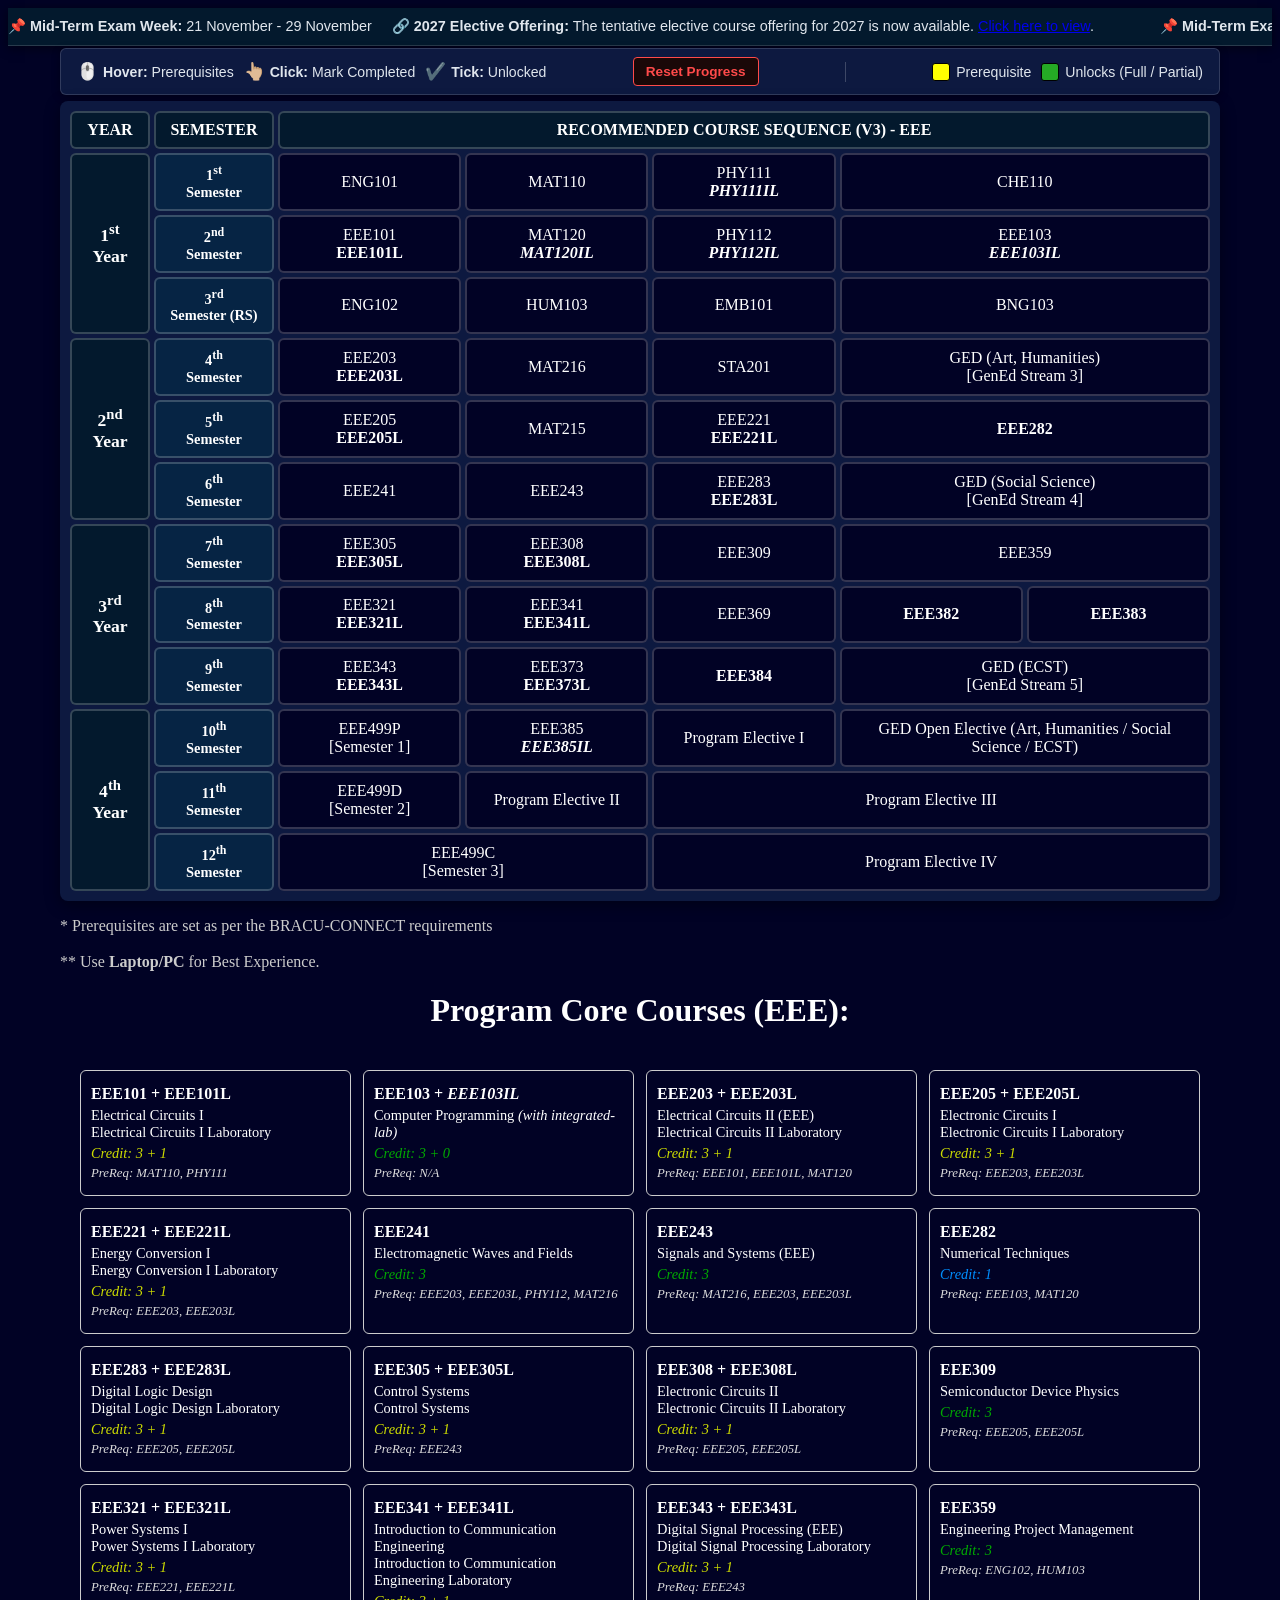
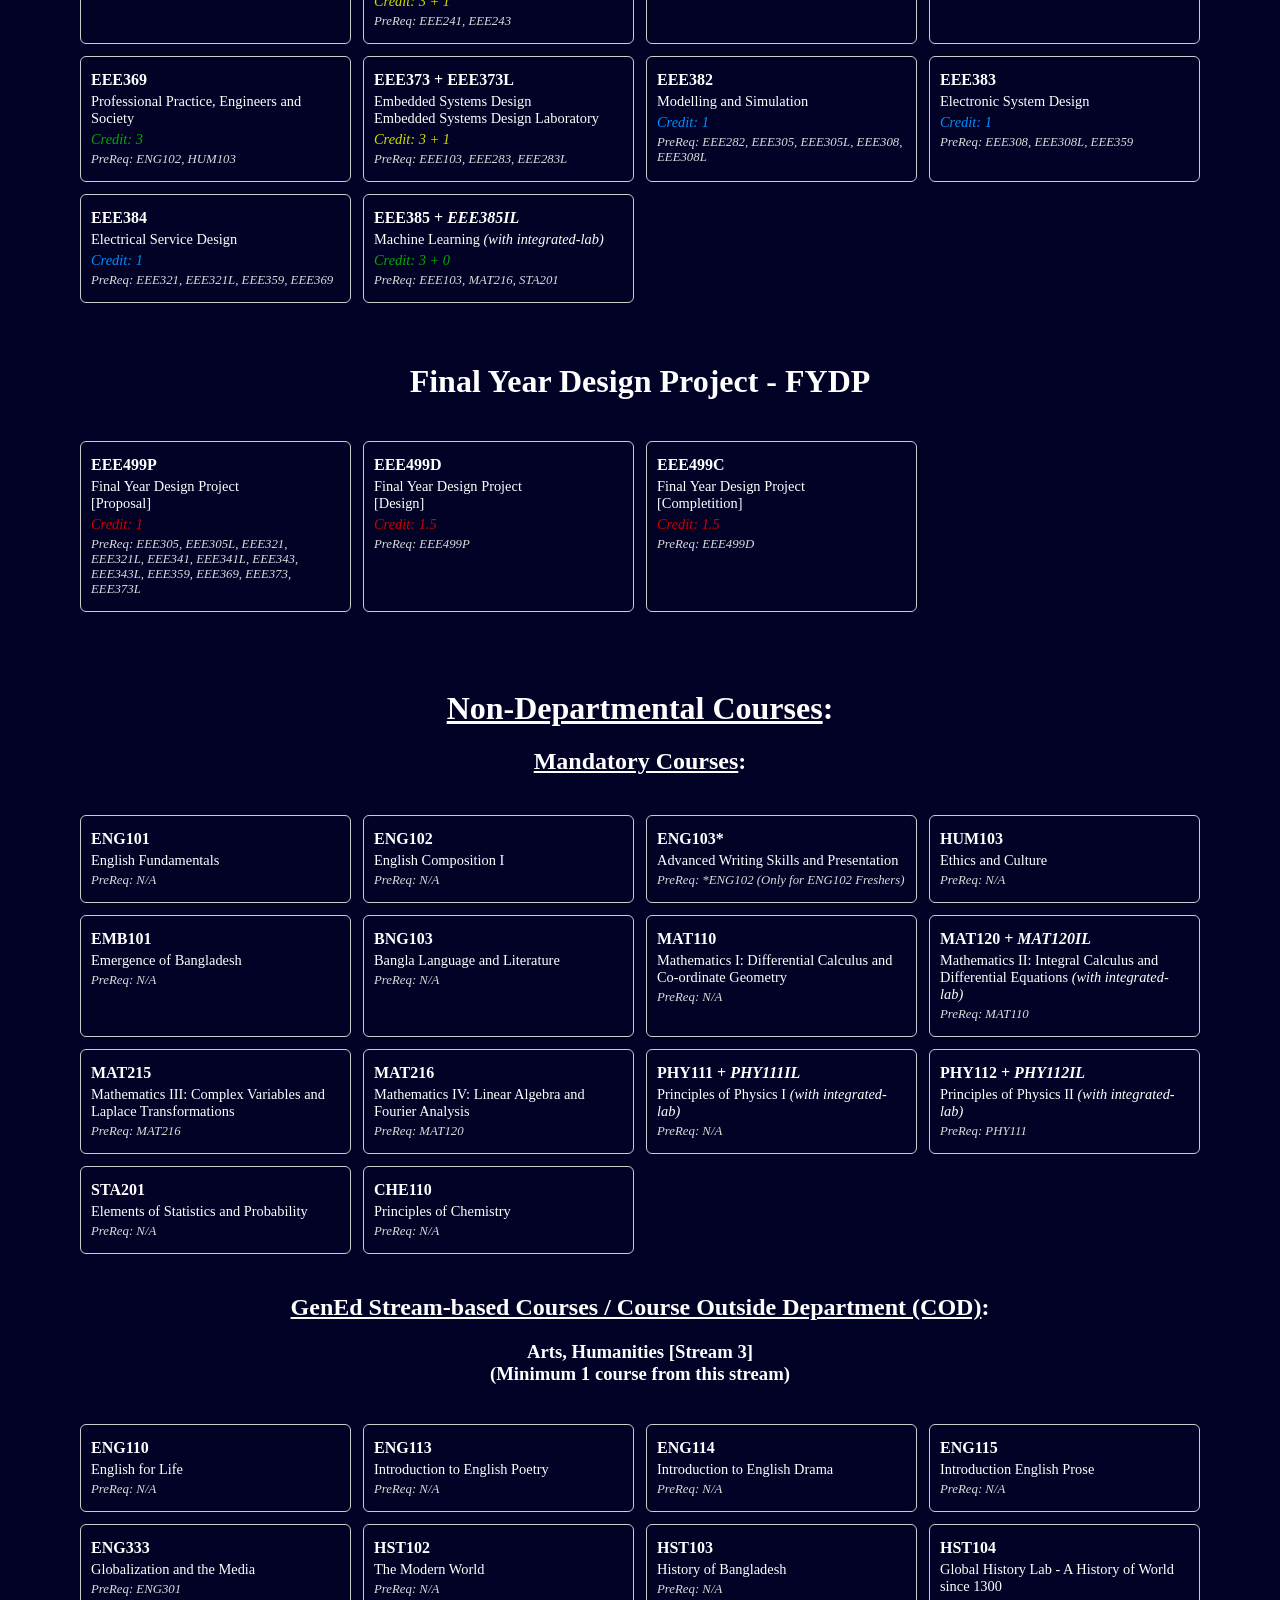
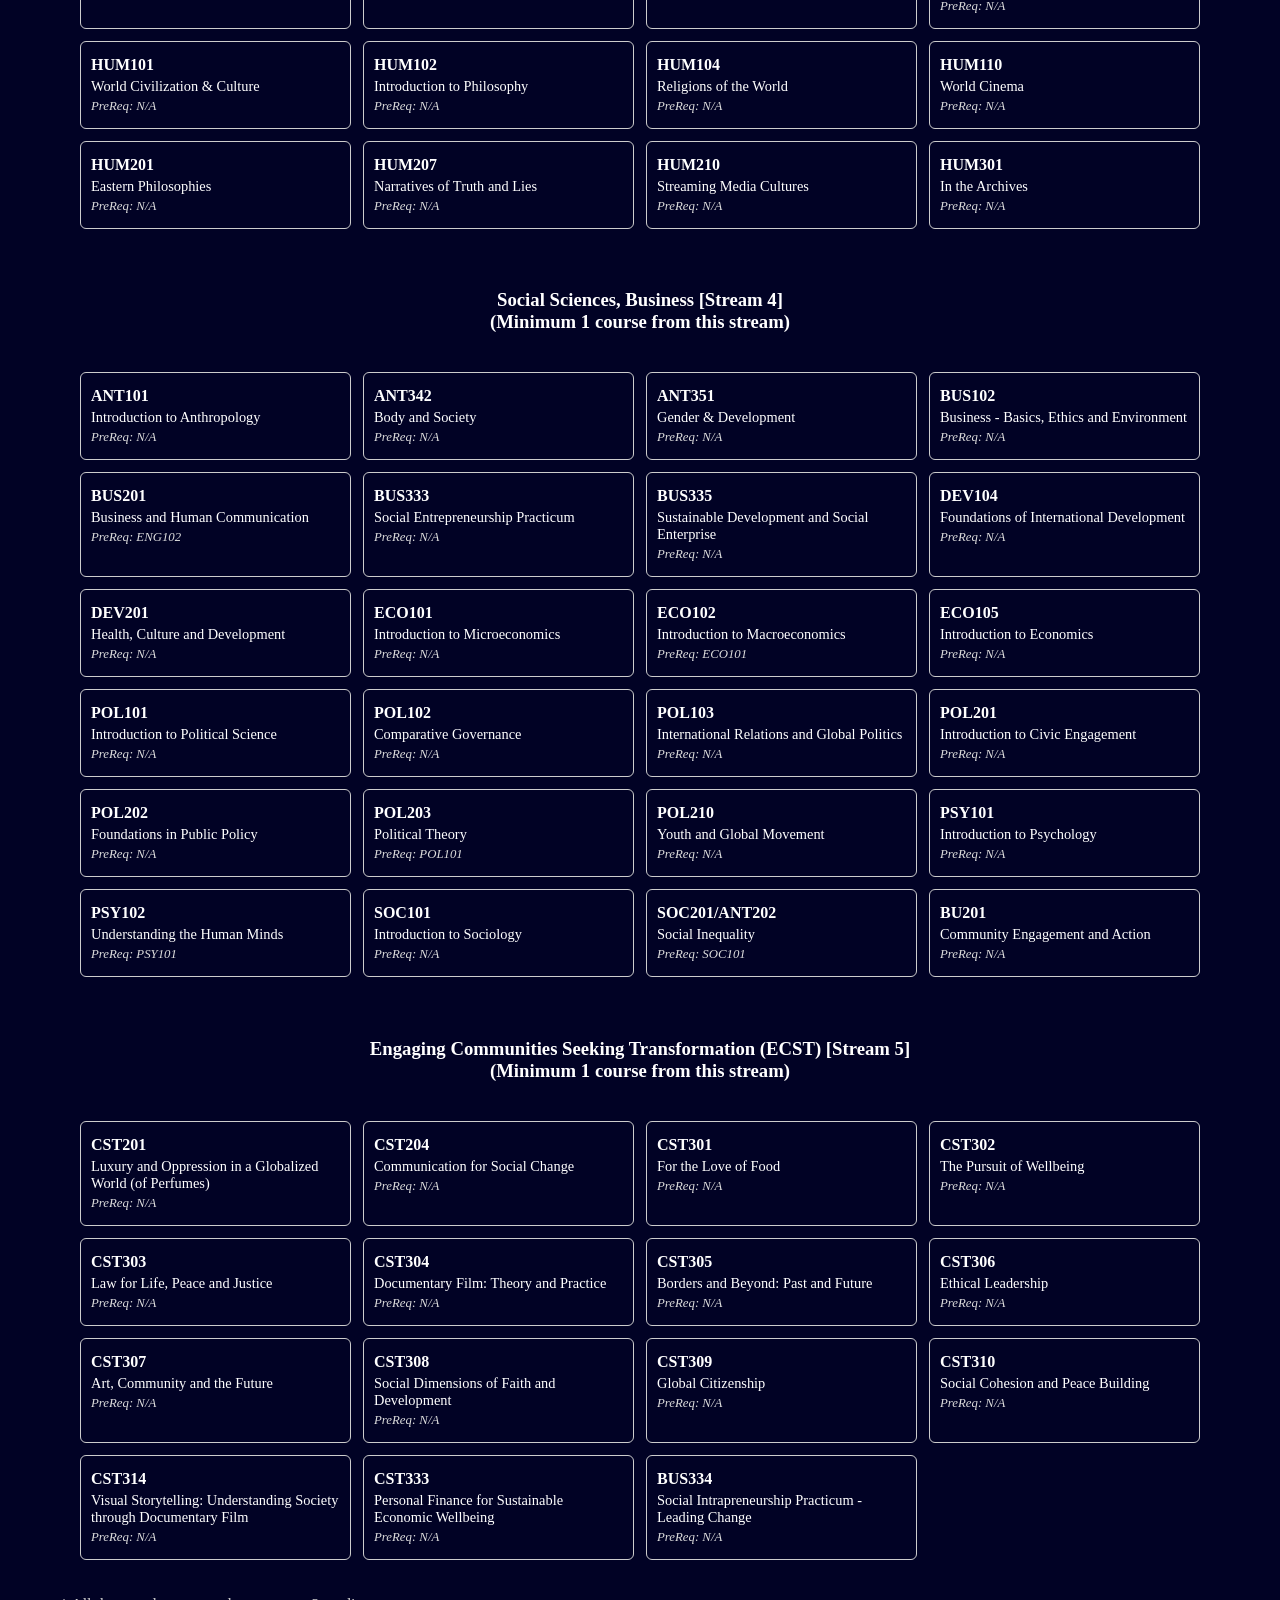
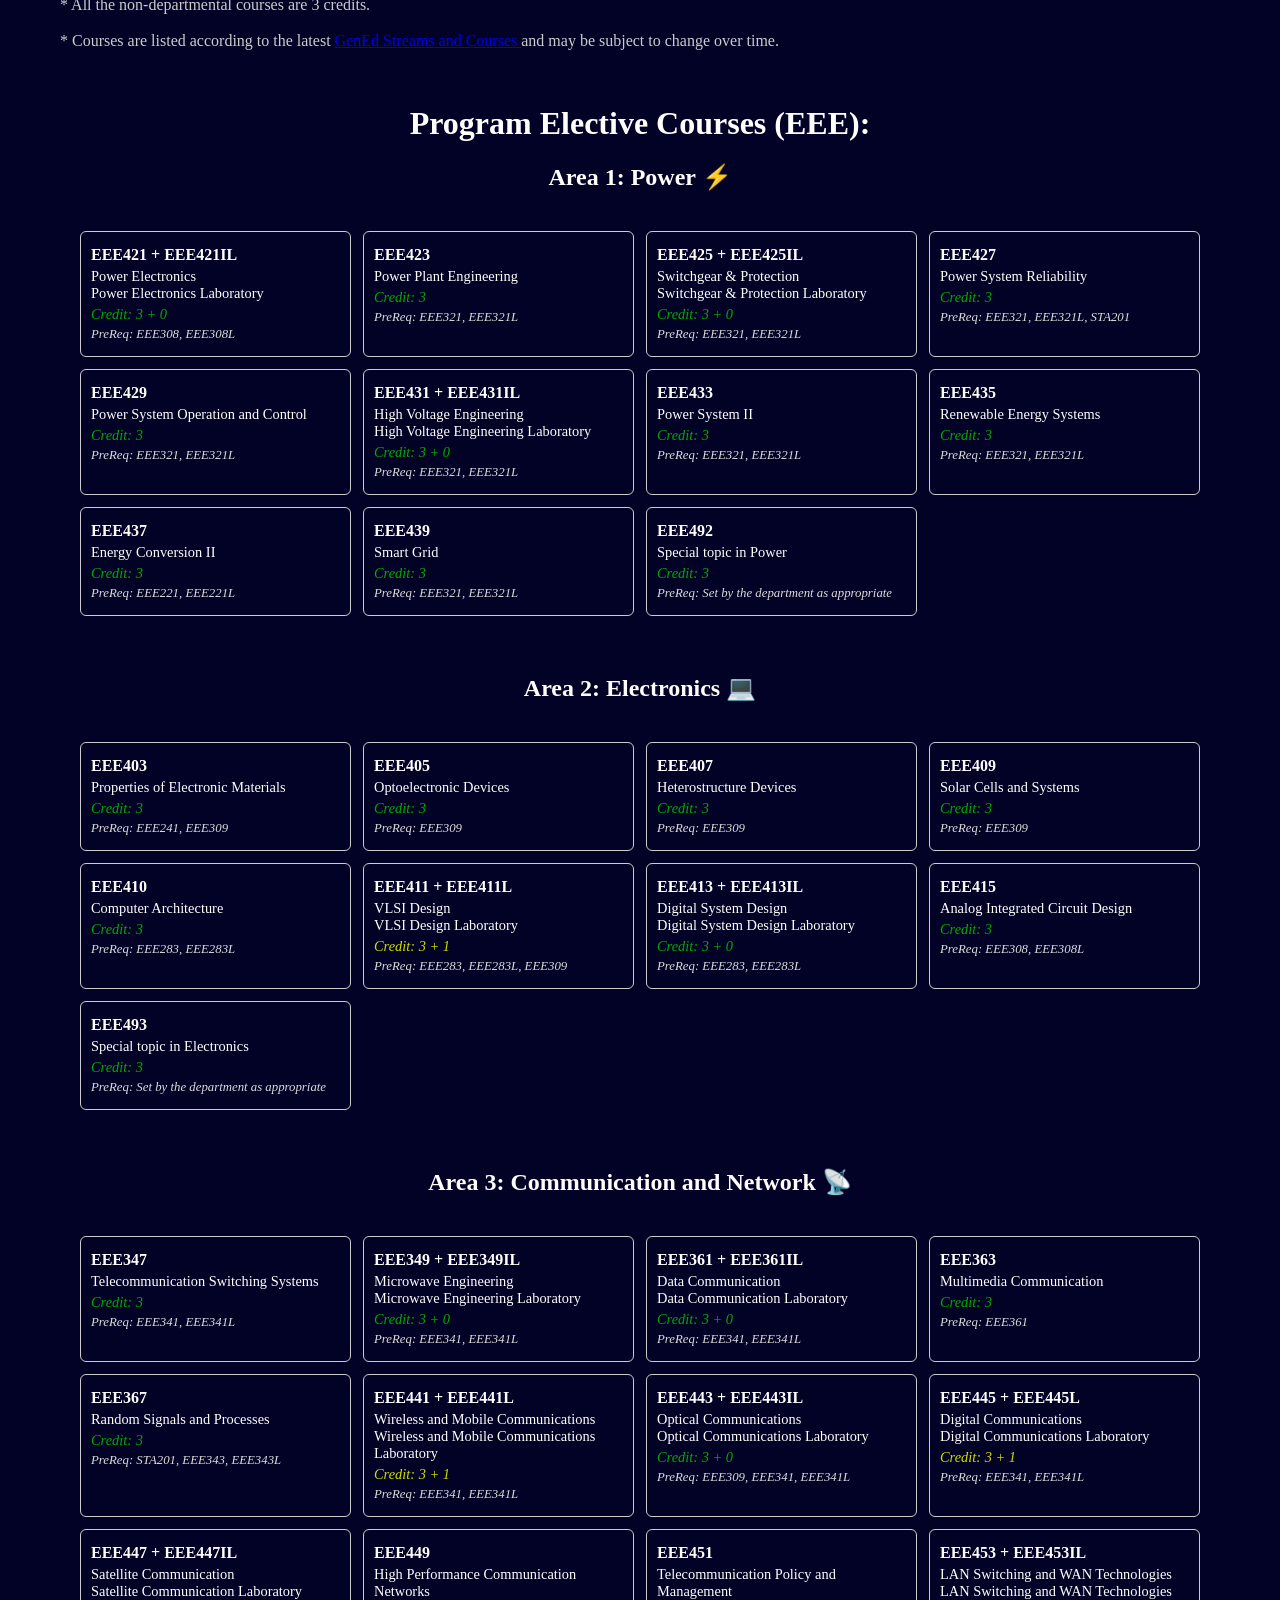
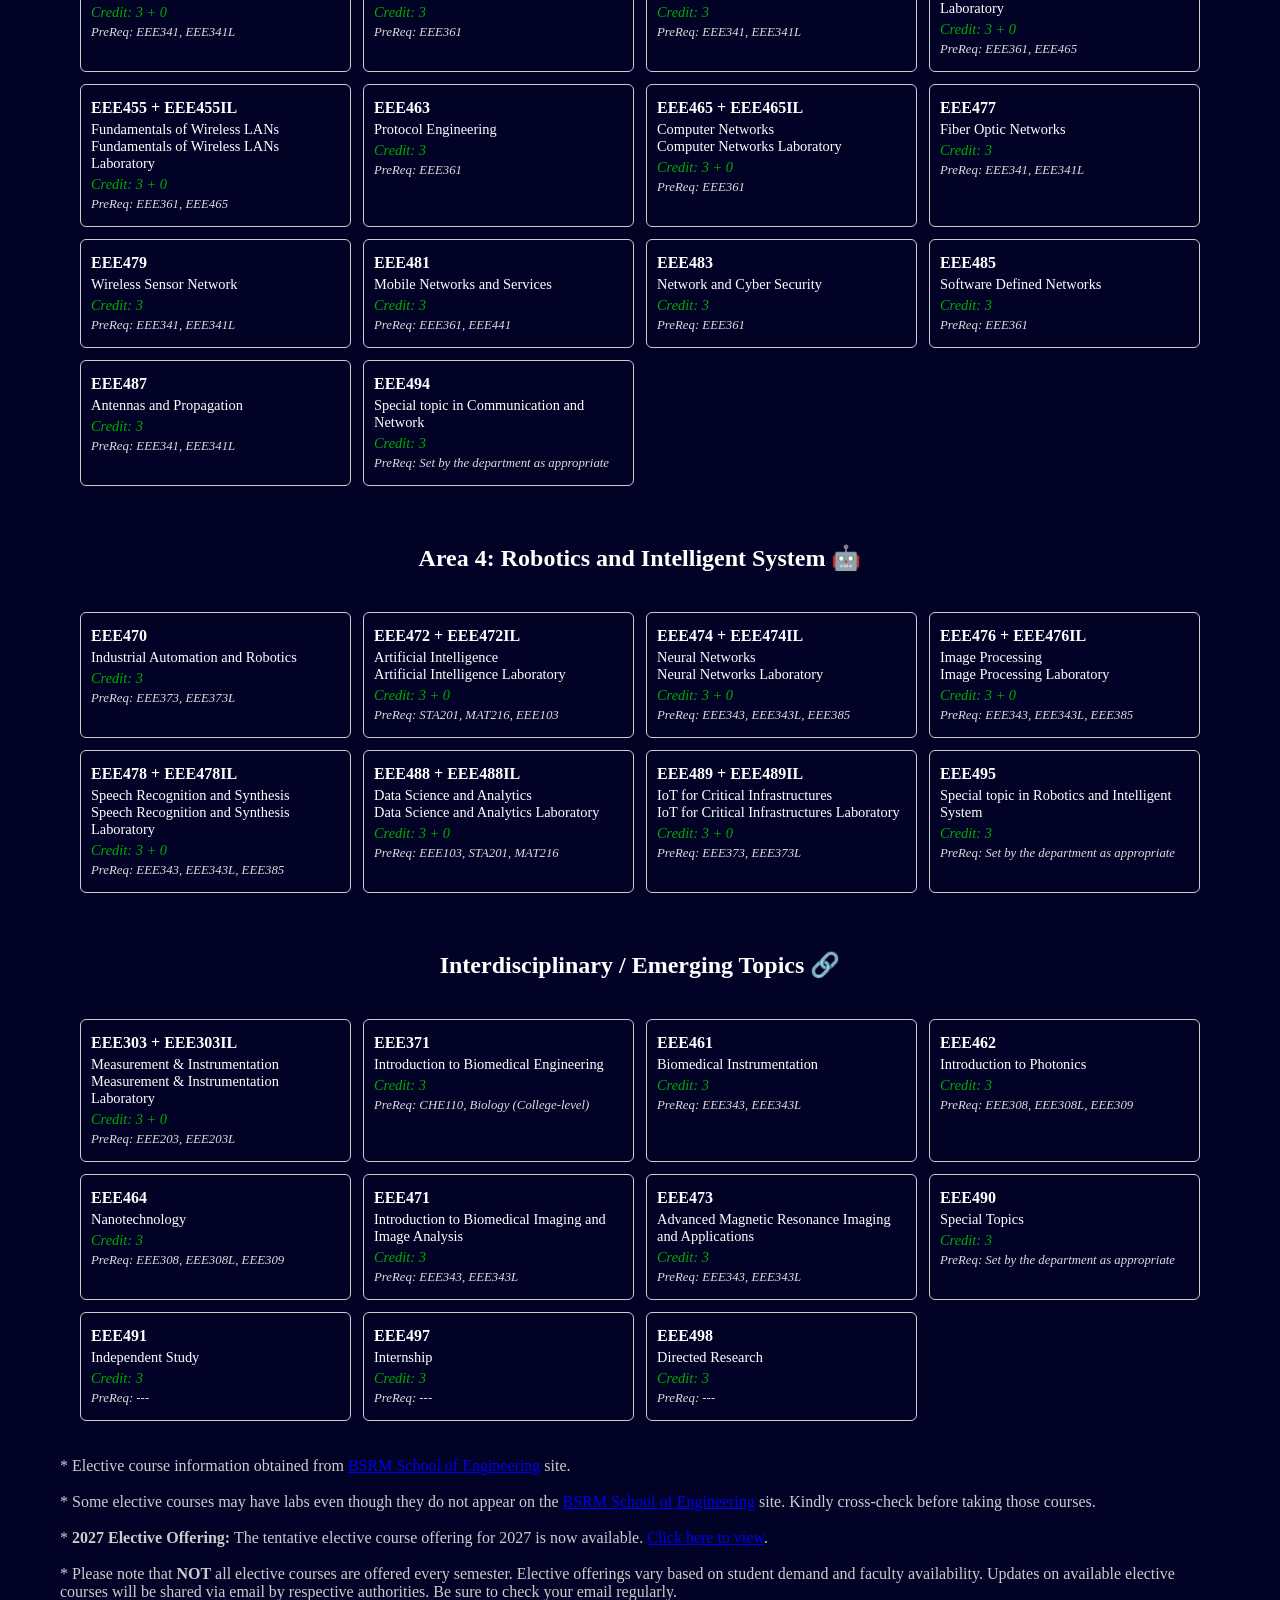
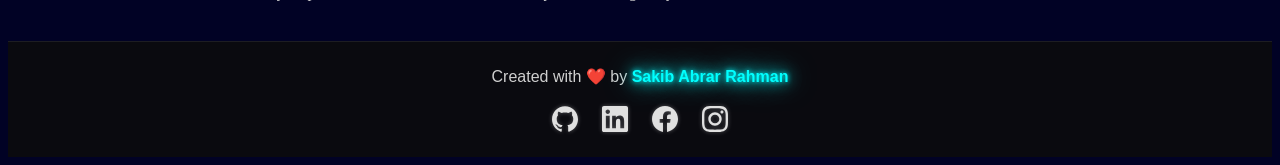
<file: index.html>
<!DOCTYPE html>
<html lang="en">
	<head>
		<meta charset="UTF-8">
		<meta name="viewport" content="width=device-width, initial-scale=1.0">
		<title>BRACU EEE - Course PreRequisites</title>
		<link rel="icon" type="image/png" href="assets/site-logo.png">
		<link rel="stylesheet" href="style.css">
		<script defer src="https://cdn.vercel-insights.com/v1/script.js"></script>
	</head>

	<body bgcolor = "#010225">
		<div class="scrolling-ticker">
			<div class="ticker-content" id="ticker-content">
				<span>
					<!--📢 <strong>UPDATE:</strong> Wishlist event has ended. &nbsp;&nbsp;&nbsp; -->
				    📌 <strong>Mid-Term Exam Week:</strong> 21 November - 29 November &nbsp;&nbsp;&nbsp;
					🔗 <strong>2027 Elective Offering:</strong> The tentative elective course offering for 2027 is now available. 
					<a href="elective-info/Tentative Elective Course Offering Plan for Next Year 2027.pdf" target="_blank">
						Click here to view</a>. &nbsp;&nbsp;&nbsp;  
				</span>
			</div>
		</div>

		<div class="table-container">
			<div class="dashboard-panel">
				<div class="dashboard-group instructions">
					<span class="dash-item"><span class="dash-icon">🖱️</span><b>Hover:&nbsp;</b>Prerequisites</span>
					<span class="dash-item"><span class="dash-icon">👆🏼</span><b>Click:&nbsp;</b>Mark Completed</span>
					<span class="dash-item"><span class="dash-icon">✔️</span><b>Tick:&nbsp;</b>Unlocked</span>
				</div>
				
				<button id="reset-btn" class="reset-btn" onclick="resetProgress()">Reset Progress</button> <!-- Reset Progress Button -->

				<div class="dashboard-divider"></div>
				<div class="dashboard-group legends">
					<div class="legend-item">
						<div class="color-box" style="background-color: yellow;"></div>Prerequisite
					</div>
					<div class="legend-item">
						<div class="color-box" style="background-color: #25aa25;"></div>Unlocks (Full / Partial)
					</div>
				</div>
			</div>

			<div class="sequence-grid">
				<div id="h1" class="course header-cell">YEAR</div>
				<div id="h2" class="course header-cell">SEMESTER</div>
				<div id="h3" class="course header-cell span-5">RECOMMENDED COURSE SEQUENCE (V3) - EEE</div>
		
				<div id="y1" class="course year-cell row-span-3"><b>1<sup>st</sup> Year</b></div>
				<div id="s1" class="course sem-cell"><b>1<sup>st</sup><br>Semester</b></div>
				<div onclick="toggleStrikethrough(this)" id="c1" class="course">ENG101</div>
				<div onclick="toggleStrikethrough(this)" id="c2" class="course" poreq="c5,c6">MAT110</div>
				<div onclick="toggleStrikethrough(this)" id="c3" class="course" poreq="c5,c7">PHY111<br><b><i>PHY111IL</i></b></div>
				<div onclick="toggleStrikethrough(this)" id="c4" class="course span-2">CHE110</div>
		
				<div id="s2" class="course sem-cell"><b>2<sup>nd</sup><br>Semester</b></div>
				<div onclick="toggleStrikethrough(this)" id="c5" class="course" preq="c2,c3" poreq="c13">EEE101<br><b>EEE101L</b><span class="tick-mark">&#10003;</span></div>
				<div onclick="toggleStrikethrough(this)" id="c6" class="course" preq="c2" poreq="c13,c14,c20">MAT120<br><b><i>MAT120IL</i></b><span class="tick-mark">&#10003;</span></div>
				<div onclick="toggleStrikethrough(this)" id="c7" class="course" preq="c3" poreq="c21">PHY112<br><b><i>PHY112IL</i></b><span class="tick-mark">&#10003;</span></div>
				<div onclick="toggleStrikethrough(this)" id="c8" class="course span-2" poreq="c20,c35,c39">EEE103<br><b><i>EEE103IL</i></b></div>
		
				<div id="s3" class="course sem-cell"><b>3<sup>rd</sup><br>Semester (RS)</b></div>
				<div onclick="toggleStrikethrough(this)" id="c9" class="course" poreq="c28,c31">ENG102</div>
				<div onclick="toggleStrikethrough(this)" id="c10" class="course" poreq="c28,c31">HUM103</div>
				<div onclick="toggleStrikethrough(this)" id="c11" class="course">EMB101</div>
				<div onclick="toggleStrikethrough(this)" id="c12" class="course span-2">BNG103</div>
		
				<div id="y2" class="course year-cell row-span-3"><b>2<sup>nd</sup> Year</b></div>
				<div id="s4" class="course sem-cell"><b>4<sup>th</sup><br>Semester</b></div>
				<div onclick="toggleStrikethrough(this)" id="c13" class="course" preq="c5,c6" poreq="c17,c19,c21,c22">EEE203<br><b>EEE203L</b><span class="tick-mark">&#10003;</span></div>
				<div onclick="toggleStrikethrough(this)" id="c14" class="course" preq="c6" poreq="c18,c21,c22,c39">MAT216<span class="tick-mark">&#10003;</span></div>
				<div onclick="toggleStrikethrough(this)" id="c15" class="course" poreq="c39">STA201</div>
				<div onclick="toggleStrikethrough(this)" id="c16" class="course span-2">GED (Art, Humanities)<br>[GenEd Stream 3]</div>
		
				<div id="s5" class="course sem-cell"><b>5<sup>th</sup><br>Semester</b></div>
				<div onclick="toggleStrikethrough(this)" id="c17" class="course" preq="c13" poreq="c23,c26,c27">EEE205<br><b>EEE205L</b><span class="tick-mark">&#10003;</span></div>
				<div onclick="toggleStrikethrough(this)" id="c18" class="course" preq="c14">MAT215<span class="tick-mark">&#10003;</span></div>
				<div onclick="toggleStrikethrough(this)" id="c19" class="course" preq="c13" poreq="c29">EEE221<br><b>EEE221L</b><span class="tick-mark">&#10003;</span></div>
				<div onclick="toggleStrikethrough(this)" id="c20" class="course span-2" preq="c6,c8" poreq="c32"><b>EEE282</b><span class="tick-mark">&#10003;</span></div>
		
				<div id="s6" class="course sem-cell"><b>6<sup>th</sup><br>Semester</b></div>
				<div onclick="toggleStrikethrough(this)" id="c21" class="course" preq="c7,c13,c14" poreq="c30">EEE241<span class="tick-mark">&#10003;</span></div>
				<div onclick="toggleStrikethrough(this)" id="c22" class="course" preq="c13,c14" poreq="c25,c30,c34">EEE243<span class="tick-mark">&#10003;</span></div>
				<div onclick="toggleStrikethrough(this)" id="c23" class="course" preq="c17" poreq="c35">EEE283<br><b>EEE283L</b><span class="tick-mark">&#10003;</span></div>
				<div onclick="toggleStrikethrough(this)" id="c24" class="course span-2">GED (Social Science)<br>[GenEd Stream 4]</div>
		
				<div id="y3" class="course year-cell row-span-3"><b>3<sup>rd</sup> Year</b></div>
				<div id="s7" class="course sem-cell"><b>7<sup>th</sup><br>Semester</b></div>
				<div onclick="toggleStrikethrough(this)" id="c25" class="course" preq="c22" poreq="c32,c38">EEE305<br><b>EEE305L</b><span class="tick-mark">&#10003;</span></div>
				<div onclick="toggleStrikethrough(this)" id="c26" class="course" preq="c17" poreq="c32,c33">EEE308<br><b>EEE308L</b><span class="tick-mark">&#10003;</span></div>
				<div onclick="toggleStrikethrough(this)" id="c27" class="course" preq="c17">EEE309<span class="tick-mark">&#10003;</span></div>
				<div onclick="toggleStrikethrough(this)" id="c28" class="course span-2" preq="c9,c10" poreq="c33,c36,c38">EEE359<span class="tick-mark">&#10003;</span></div>
		
				<div id="s8" class="course sem-cell"><b>8<sup>th</sup><br>Semester</b></div>
				<div onclick="toggleStrikethrough(this)" id="c29" class="course" preq="c19" poreq="c36,c38">EEE321<br><b>EEE321L</b><span class="tick-mark">&#10003;</span></div>
				<div onclick="toggleStrikethrough(this)" id="c30" class="course" preq="c21,c22" poreq="c38">EEE341<br><b>EEE341L</b><span class="tick-mark">&#10003;</span></div>
				<div onclick="toggleStrikethrough(this)" id="c31" class="course" preq="c9,c10" poreq="c36,c38">EEE369<span class="tick-mark">&#10003;</span></div>
				<div onclick="toggleStrikethrough(this)" id="c32" class="course" preq="c20,c25,c26"><b>EEE382</b><span class="tick-mark">&#10003;</span></div>
				<div onclick="toggleStrikethrough(this)" id="c33" class="course" preq="c26,c28"><b>EEE383</b><span class="tick-mark">&#10003;</span></div>
		
				<div id="s9" class="course sem-cell"><b>9<sup>th</sup><br>Semester</b></div>
				<div onclick="toggleStrikethrough(this)" id="c34" class="course" preq="c22" poreq="c38">EEE343<br><b>EEE343L</b><span class="tick-mark">&#10003;</span></div>
				<div onclick="toggleStrikethrough(this)" id="c35" class="course" preq="c8,c23" poreq="c38">EEE373<br><b>EEE373L</b><span class="tick-mark">&#10003;</span></div>
				<div onclick="toggleStrikethrough(this)" id="c36" class="course" preq="c28,c29,c31"><b>EEE384</b><span class="tick-mark">&#10003;</span></div>
				<div onclick="toggleStrikethrough(this)" id="c37" class="course span-2">GED (ECST)<br>[GenEd Stream 5]</div>
		
				<div id="y4" class="course year-cell row-span-3"><b>4<sup>th</sup> Year</b></div>
				<div id="s10" class="course sem-cell"><b>10<sup>th</sup><br>Semester</b></div>
				<div onclick="toggleStrikethrough(this)" id="c38" class="course" preq="c25,c28,c29,c30,c31,c34,c35" poreq="c42">EEE499P<br>[Semester 1]<span class="tick-mark">&#10003;</span></div>
				<div onclick="toggleStrikethrough(this)" id="c39" class="course" preq="c8,c15,c14">EEE385<br><b><i>EEE385IL</i></b><span class="tick-mark">&#10003;</span></div>
				<div onclick="toggleStrikethrough(this)" id="c40" class="course">Program Elective I</div>
				<div onclick="toggleStrikethrough(this)" id="c41" class="course span-2">GED Open Elective (Art, Humanities / Social Science / ECST)</div>
		
				<div id="s11" class="course sem-cell"><b>11<sup>th</sup><br>Semester</b></div>
				<div onclick="toggleStrikethrough(this)" id="c42" class="course" preq="c38" poreq="c45">EEE499D<br>[Semester 2]<span class="tick-mark">&#10003;</span></div>
				<div onclick="toggleStrikethrough(this)" id="c43" class="course">Program Elective II</div>
				<div onclick="toggleStrikethrough(this)" id="c44" class="course span-3">Program Elective III</div>
		
				<div id="s12" class="course sem-cell"><b>12<sup>th</sup><br>Semester</b></div>
				<div onclick="toggleStrikethrough(this)" id="c45" class="course span-2" preq="c42">EEE499C<br>[Semester 3]<span class="tick-mark">&#10003;</span></div>
				<div onclick="toggleStrikethrough(this)" id="c46" class="course span-3">Program Elective IV</div>
			</div>

			<!-- c1 = ENG101, c2 = MAT110, c3 = PHY111, c4 = CHE110 -->
			<!-- c5 = EEE101+EEE101L, c6 = MAT120+MAT120IL, c7 = PHY112+PHY112IL, c8 = EEE103+EEE103IL -->
			<!-- c9 = ENG102, c10 = HUM103, c11 = EMB101, c12 = BNG103 -->
			<!-- c13 = EEE203+EEE203L, c14 = MAT216, c15 = STA201, c16 = GED(Arts, Humanities) -->
			<!-- c17 = EEE205+EEE205L, c18 = MAT215, c19 = EEE221+EEE221L, c20 = EEE282 -->
			<!-- c21 = EEE241, c22 = EEE243, c23 = EEE283+EEE283L, c24 = GED(Social Science) -->
			<!-- c25 = EEE305+EEE305L, c26 = EEE308+EEE308L, c27 = EEE309, c28 = EEE359-->
			<!-- c29 = EEE321+321L, c30 = EEE341+EEE341L, c31 = EEE369, c32 = EEE382, c33 = EEE383 -->
			<!-- c34 = EEE343+EEE343L, c35 = EEE373+EEE373L, c36 = EEE384, c37 = GED(ECST) -->
			<!-- c38 = EEE499P, c39 = EEE385, c40 = Program Elective I, c41 = GED Open Elective -->
			<!-- c42 = EEE499D, c43 = Program Elective II, c44 = Program Elective III -->
			<!-- c45 = EEE499C, c46 = Program Elective IV -->

			<p style = "color: #CCC">* Prerequisites are set as per the BRACU-CONNECT requirements <br><br>
				** Use <b>Laptop/PC</b> for Best Experience.
			</p>

			<h1 align = "center" style = "color: white"><b>Program Core Courses (EEE):</b></h1>

			<div class="course-container">
				<div class="course-box eee-core">
					<p class="course-code">EEE101 + EEE101L</p>
					<p class="course-title">Electrical Circuits I <br>Electrical Circuits I Laboratory</p>
					<p class="course-credit-clab">Credit: 3 + 1</p>
					<p class="course-hp">PreReq: MAT110, PHY111</p>
				</div>
			
				<div class="course-box eee-core">
					<p class="course-code">EEE103 + <i>EEE103IL</i></p>
					<p class="course-title">Computer Programming <i>(with integrated-lab)</i></p>
					<p class="course-credit-othe">Credit: 3 + 0</p>
					<p class="course-hp">PreReq: N/A</p>
				</div>
			
				<div class="course-box eee-core">
					<p class="course-code">EEE203 + EEE203L</p>
					<p class="course-title">Electrical Circuits II (EEE) <br>Electrical Circuits II Laboratory</p>
					<p class="course-credit-clab">Credit: 3 + 1</p>
					<p class="course-hp">PreReq: EEE101, EEE101L, MAT120</p>
				</div>

				<div class="course-box eee-core">
					<p class="course-code">EEE205 + EEE205L</p>
					<p class="course-title">Electronic Circuits I <br>Electronic Circuits I Laboratory</p>
					<p class="course-credit-clab">Credit: 3 + 1</p>
					<p class="course-hp">PreReq: EEE203, EEE203L</p>
				</div>
			
				<div class="course-box eee-core">
					<p class="course-code">EEE221 + EEE221L</p>
					<p class="course-title">Energy Conversion I <br> Energy Conversion I Laboratory</p>
					<p class="course-credit-clab">Credit: 3 + 1</p>
					<p class="course-hp">PreReq: EEE203, EEE203L</p>
				</div>
			
				<div class="course-box eee-core">
					<p class="course-code">EEE241</p>
					<p class="course-title">Electromagnetic Waves and Fields</p>
					<p class="course-credit-othe">Credit: 3</p>
					<p class="course-hp">PreReq: EEE203, EEE203L, PHY112, MAT216</p>
				</div>

				<div class="course-box eee-core">
					<p class="course-code">EEE243</p>
					<p class="course-title">Signals and Systems (EEE)</p>
					<p class="course-credit-othe">Credit: 3</p>
					<p class="course-hp">PreReq: MAT216, EEE203, EEE203L</p>
				</div>
			
				<div class="course-box eee-core">
					<p class="course-code">EEE282</p>
					<p class="course-title">Numerical Techniques</p>
					<p class="course-credit-olab">Credit: 1</p>
					<p class="course-hp">PreReq: EEE103, MAT120</p>
				</div>

				<div class="course-box eee-core">
					<p class="course-code">EEE283 + EEE283L</p>
					<p class="course-title">Digital Logic Design <br> Digital Logic Design Laboratory</p>
					<p class="course-credit-clab">Credit: 3 + 1</p>
					<p class="course-hp">PreReq: EEE205, EEE205L</p>
				</div>
			
				<div class="course-box eee-core">
					<p class="course-code">EEE305 + EEE305L</p>
					<p class="course-title">Control Systems <br> Control Systems</p>
					<p class="course-credit-clab">Credit: 3 + 1</p>
					<p class="course-hp">PreReq: EEE243</p>
				</div>
			
				<div class="course-box eee-core">
					<p class="course-code">EEE308 + EEE308L</p>
					<p class="course-title">Electronic Circuits II <br>Electronic Circuits II Laboratory</p>
					<p class="course-credit-clab">Credit: 3 + 1</p>
					<p class="course-hp">PreReq: EEE205, EEE205L</p>
				</div>

				<div class="course-box eee-core">
					<p class="course-code">EEE309</p>
					<p class="course-title">Semiconductor Device Physics</p>
					<p class="course-credit-othe">Credit: 3</p>
					<p class="course-hp">PreReq: EEE205, EEE205L</p>
				</div>
			
				<div class="course-box eee-core">
					<p class="course-code">EEE321 + EEE321L</p>
					<p class="course-title">Power Systems I <br> Power Systems I Laboratory</p>
					<p class="course-credit-clab">Credit: 3 + 1</p>
					<p class="course-hp">PreReq: EEE221, EEE221L</p>
				</div>
			
				<div class="course-box eee-core">
					<p class="course-code">EEE341 + EEE341L</p>
					<p class="course-title">Introduction to Communication Engineering <br> Introduction to Communication Engineering Laboratory</p>
					<p class="course-credit-clab">Credit: 3 + 1</p>
					<p class="course-hp">PreReq: EEE241, EEE243</p>
				</div>

				<div class="course-box eee-core">
					<p class="course-code">EEE343 + EEE343L</p>
					<p class="course-title">Digital Signal Processing (EEE) <br> Digital Signal Processing Laboratory</p>
					<p class="course-credit-clab">Credit: 3 + 1</p>
					<p class="course-hp">PreReq: EEE243</p>
				</div>
			
				<div class="course-box eee-core">
					<p class="course-code">EEE359</p>
					<p class="course-title">Engineering Project Management</p>
					<p class="course-credit-othe">Credit: 3</p>
					<p class="course-hp">PreReq: ENG102, HUM103</p>
				</div>

				<div class="course-box eee-core">
					<p class="course-code">EEE369</p>
					<p class="course-title">Professional Practice, Engineers and Society</p>
					<p class="course-credit-othe">Credit: 3</p>
					<p class="course-hp">PreReq: ENG102, HUM103</p>
				</div>
			
				<div class="course-box eee-core">
					<p class="course-code">EEE373 + EEE373L</p>
					<p class="course-title">Embedded Systems Design <br> Embedded Systems Design Laboratory</p>
					<p class="course-credit-clab">Credit: 3 + 1</p>
					<p class="course-hp">PreReq: EEE103, EEE283, EEE283L</p>
				</div>
			
				<div class="course-box eee-core">
					<p class="course-code">EEE382</p>
					<p class="course-title">Modelling and Simulation</p>
					<p class="course-credit-olab">Credit: 1</p>
					<p class="course-hp">PreReq: EEE282, EEE305, EEE305L, EEE308, EEE308L</p>
				</div>

				<div class="course-box eee-core">
					<p class="course-code">EEE383</p>
					<p class="course-title">Electronic System Design</p>
					<p class="course-credit-olab">Credit: 1</p>
					<p class="course-hp">PreReq: EEE308, EEE308L, EEE359</p>
				</div>
			
				<div class="course-box eee-core">
					<p class="course-code">EEE384</p>
					<p class="course-title">Electrical Service Design</p>
					<p class="course-credit-olab">Credit: 1</p>
					<p class="course-hp">PreReq: EEE321, EEE321L, EEE359, EEE369</p>
				</div>
			
				<div class="course-box eee-core">
					<p class="course-code">EEE385 + <i>EEE385IL</i></p>
					<p class="course-title">Machine Learning <i>(with integrated-lab)</i></p>
					<p class="course-credit-othe">Credit: 3 + 0</p>
					<p class="course-hp">PreReq: EEE103, MAT216, STA201</p>
				</div>
			</div>

			<br>

			<h1 align = "center" style = "color: white"><b>Final Year Design Project - FYDP</b></h1>
			<div class="course-container">
				<div class="course-box eee-core">
					<p class="course-code">EEE499P</p>
					<p class="course-title">Final Year Design Project<br>[Proposal]</p>
					<p class="course-credit-fydp">Credit: 1</p>
					<p class="course-hp">PreReq: EEE305, EEE305L, EEE321, EEE321L, EEE341, EEE341L, EEE343, EEE343L, EEE359, EEE369, EEE373, EEE373L</p>
				</div>

				<div class="course-box eee-core">
					<p class="course-code">EEE499D</p>
					<p class="course-title">Final Year Design Project<br>[Design]</p>
					<p class="course-credit-fydp">Credit: 1.5</p>
					<p class="course-hp">PreReq: EEE499P</p>
				</div>
			
				<div class="course-box eee-core">
					<p class="course-code">EEE499C</p>
					<p class="course-title">Final Year Design Project<br>[Completition]</p>
					<p class="course-credit-fydp">Credit: 1.5</p>
					<p class="course-hp">PreReq: EEE499D</p>
				</div>
			</div>

			<br><br>

			<h1 align = "center" style = "color: white"><b><u>Non-Departmental Courses</u>:</b></h1>
			<h2 align = "center" style = "color: white"><b><u>Mandatory Courses</u>:</b></h2>

			<div class="course-container">
				<div class="course-box gened-mandatory">
					<p class="course-code">ENG101</p>
					<p class="course-title">English Fundamentals</p>
					<p class="course-hp">PreReq: N/A</p>
				</div>
			
				<div class="course-box gened-mandatory">
					<p class="course-code">ENG102</p>
					<p class="course-title">English Composition I</p>
					<p class="course-hp">PreReq: N/A</p>
				</div>

				<div class="course-box gened-mandatory">
					<p class="course-code">ENG103*</p>
					<p class="course-title">Advanced Writing Skills and Presentation</p>
					<p class="course-hp">PreReq: *ENG102<i> (Only for ENG102 Freshers)</i></p>
				</div>
			
				<div class="course-box gened-mandatory">
					<p class="course-code">HUM103</p>
					<p class="course-title">Ethics and Culture</p>
					<p class="course-hp">PreReq: N/A</p>
				</div>

				<div class="course-box gened-mandatory">
					<p class="course-code">EMB101</p>
					<p class="course-title">Emergence of Bangladesh</p>
					<p class="course-hp">PreReq: N/A</p>
				</div>
			
				<div class="course-box gened-mandatory">
					<p class="course-code">BNG103</p>
					<p class="course-title">Bangla Language and Literature</p>
					<p class="course-hp">PreReq: N/A</p>
				</div>
			
				<div class="course-box gened-mandatory">
					<p class="course-code">MAT110</p>
					<p class="course-title">Mathematics I: Differential Calculus and Co-ordinate Geometry</p>
					<p class="course-hp">PreReq: N/A</p>
				</div>

				<div class="course-box gened-mandatory">
					<p class="course-code">MAT120 + <i>MAT120IL</i></p>
					<p class="course-title">Mathematics II: Integral Calculus and Differential Equations <i>(with integrated-lab)</i></p>
					<p class="course-hp">PreReq: MAT110</p>
				</div>
			
				<div class="course-box gened-mandatory">
					<p class="course-code">MAT215</p>
					<p class="course-title">Mathematics III: Complex Variables and Laplace Transformations</p>
					<p class="course-hp">PreReq: MAT216</p>
				</div>

				<div class="course-box gened-mandatory">
					<p class="course-code">MAT216</p>
					<p class="course-title">Mathematics IV: Linear Algebra and Fourier Analysis</p>
					<p class="course-hp">PreReq: MAT120</p>
				</div>
			
				<div class="course-box gened-mandatory">
					<p class="course-code">PHY111 + <i>PHY111IL</i></p>
					<p class="course-title">Principles of Physics I <i>(with integrated-lab)</i></p>
					<p class="course-hp">PreReq: N/A</p>
				</div>
			
				<div class="course-box gened-mandatory">
					<p class="course-code">PHY112 + <i>PHY112IL</i></p>
					<p class="course-title">Principles of Physics II <i>(with integrated-lab)</i></p>
					<p class="course-hp">PreReq: PHY111</p>
				</div>

				<div class="course-box gened-mandatory">
					<p class="course-code">STA201</p>
					<p class="course-title">Elements of Statistics and Probability</p>
					<p class="course-hp">PreReq: N/A</p>
				</div>
			
				<div class="course-box gened-mandatory">
					<p class="course-code">CHE110</p>
					<p class="course-title">Principles of Chemistry</p>
					<p class="course-hp">PreReq: N/A</p>
				</div>
			</div>

			<h2 align = "center" style = "color: white"><b><u>GenEd Stream-based Courses / Course Outside Department (COD)</u>:</b></h2>
			<h3 align = "center" style = "color: white"><b>Arts, Humanities [Stream 3]<br>(Minimum 1 course from this stream)</b></h3>

			<div class="course-container">
				<div class="course-box stream-3">
					<p class="course-code">ENG110</p>
					<p class="course-title">English for Life</p>
					<p class="course-hp">PreReq: N/A</p>
				</div>
			
				<div class="course-box stream-3">
					<p class="course-code">ENG113</p>
					<p class="course-title">Introduction to English Poetry</p>
					<p class="course-hp">PreReq: N/A</p>
				</div>
			
				<div class="course-box stream-3">
					<p class="course-code">ENG114</p>
					<p class="course-title">Introduction to English Drama</p>
					<p class="course-hp">PreReq: N/A</p>
				</div>

				<div class="course-box stream-3">
					<p class="course-code">ENG115</p>
					<p class="course-title">Introduction English Prose</p>
					<p class="course-hp">PreReq: N/A</p>
				</div>
			
				<div class="course-box stream-3">
					<p class="course-code">ENG333</p>
					<p class="course-title">Globalization and the Media</p>
					<p class="course-hp">PreReq: ENG301</p>
				</div>
			
				<div class="course-box stream-3">
					<p class="course-code">HST102</p>
					<p class="course-title">The Modern World</p>
					<p class="course-hp">PreReq: N/A</p>
				</div>

				<div class="course-box stream-3">
					<p class="course-code">HST103</p>
					<p class="course-title">History of Bangladesh</p>
					<p class="course-hp">PreReq: N/A</p>
				</div>
			
				<div class="course-box stream-3">
					<p class="course-code">HST104</p>
					<p class="course-title">Global History Lab - A History of World since 1300</p>
					<p class="course-hp">PreReq: N/A</p>
				</div>

				<div class="course-box stream-3">
					<p class="course-code">HUM101</p>
					<p class="course-title">World Civilization & Culture</p>
					<p class="course-hp">PreReq: N/A</p>
				</div>
			
				<div class="course-box stream-3">
					<p class="course-code">HUM102</p>
					<p class="course-title">Introduction to Philosophy</p>
					<p class="course-hp">PreReq: N/A</p>
				</div>

				<div class="course-box stream-3">
					<p class="course-code">HUM104</p>
					<p class="course-title">Religions of the World</p>
					<p class="course-hp">PreReq: N/A</p>
				</div>

				<div class="course-box stream-3">
					<p class="course-code">HUM110</p>
					<p class="course-title">World Cinema</p>
					<p class="course-hp">PreReq: N/A</p>
				</div>

				<div class="course-box stream-3">
					<p class="course-code">HUM201</p>
					<p class="course-title">Eastern Philosophies</p>
					<p class="course-hp">PreReq: N/A</p>
				</div>
			
				<div class="course-box stream-3">
					<p class="course-code">HUM207</p>
					<p class="course-title">Narratives of Truth and Lies</p>
					<p class="course-hp">PreReq: N/A</p>
				</div>

				<div class="course-box stream-3">
					<p class="course-code">HUM210</p>
					<p class="course-title">Streaming Media Cultures</p>
					<p class="course-hp">PreReq: N/A</p>
				</div>
			
				<div class="course-box stream-3">
					<p class="course-code">HUM301</p>
					<p class="course-title">In the Archives</p>
					<p class="course-hp">PreReq: N/A</p>
				</div>
			</div>

			<h3 align = "center" style = "color: white"><b><br>Social Sciences, Business [Stream 4]
				<br>(Minimum 1 course from this stream)</b>
			</h3>

			<div class="course-container">
				<div class="course-box stream-4">
					<p class="course-code">ANT101</p>
					<p class="course-title">Introduction to Anthropology</p>
					<p class="course-hp">PreReq: N/A</p>
				</div>
			
				<div class="course-box stream-4">
					<p class="course-code">ANT342</p>
					<p class="course-title">Body and Society</p>
					<p class="course-hp">PreReq: N/A</p>
				</div>
			
				<div class="course-box stream-4">
					<p class="course-code">ANT351</p>
					<p class="course-title">Gender & Development</p>
					<p class="course-hp">PreReq: N/A</p>
				</div>
			
				<div class="course-box stream-4">
					<p class="course-code">BUS102</p>
					<p class="course-title">Business - Basics, Ethics and Environment</p>
					<p class="course-hp">PreReq: N/A</p>
				</div>
			
				<div class="course-box stream-4">
					<p class="course-code">BUS201</p>
					<p class="course-title">Business and Human Communication</p>
					<p class="course-hp">PreReq: ENG102</p>
				</div>
			
				<div class="course-box stream-4">
					<p class="course-code">BUS333</p>
					<p class="course-title">Social Entrepreneurship Practicum</p>
					<p class="course-hp">PreReq: N/A</p>
				</div>
			
				<div class="course-box stream-4">
					<p class="course-code">BUS335</p>
					<p class="course-title">Sustainable Development and Social Enterprise</p>
					<p class="course-hp">PreReq: N/A</p>
				</div>
			
				<div class="course-box stream-4">
					<p class="course-code">DEV104</p>
					<p class="course-title">Foundations of International Development</p>
					<p class="course-hp">PreReq: N/A</p>
				</div>
			
				<div class="course-box stream-4">
					<p class="course-code">DEV201</p>
					<p class="course-title">Health, Culture and Development</p>
					<p class="course-hp">PreReq: N/A</p>
				</div>
			
				<div class="course-box stream-4">
					<p class="course-code">ECO101</p>
					<p class="course-title">Introduction to Microeconomics</p>
					<p class="course-hp">PreReq: N/A</p>
				</div>
			
				<div class="course-box stream-4">
					<p class="course-code">ECO102</p>
					<p class="course-title">Introduction to  Macroeconomics</p>
					<p class="course-hp">PreReq: ECO101</p>
				</div>
			
				<div class="course-box stream-4">
					<p class="course-code">ECO105</p>
					<p class="course-title">Introduction to Economics</p>
					<p class="course-hp">PreReq: N/A</p>
				</div>
			
				<div class="course-box stream-4">
					<p class="course-code">POL101</p>
					<p class="course-title">Introduction to Political Science</p>
					<p class="course-hp">PreReq: N/A</p>
				</div>
			
				<div class="course-box stream-4">
					<p class="course-code">POL102</p>
					<p class="course-title">Comparative Governance</p>
					<p class="course-hp">PreReq: N/A</p>
				</div>
			
				<div class="course-box stream-4">
					<p class="course-code">POL103</p>
					<p class="course-title">International Relations and Global Politics</p>
					<p class="course-hp">PreReq: N/A</p>
				</div>
			
				<div class="course-box stream-4">
					<p class="course-code">POL201</p>
					<p class="course-title">Introduction to Civic Engagement</p>
					<p class="course-hp">PreReq: N/A</p>
				</div>
			
				<div class="course-box stream-4">
					<p class="course-code">POL202</p>
					<p class="course-title">Foundations in Public Policy</p>
					<p class="course-hp">PreReq: N/A</p>
				</div>
			
				<div class="course-box stream-4">
					<p class="course-code">POL203</p>
					<p class="course-title">Political Theory</p>
					<p class="course-hp">PreReq: POL101</p>
				</div>
			
				<div class="course-box stream-4">
					<p class="course-code">POL210</p>
					<p class="course-title">Youth and Global Movement</p>
					<p class="course-hp">PreReq: N/A</p>
				</div>
			
				<div class="course-box stream-4">
					<p class="course-code">PSY101</p>
					<p class="course-title">Introduction to Psychology</p>
					<p class="course-hp">PreReq: N/A</p>
				</div>
			
				<div class="course-box stream-4">
					<p class="course-code">PSY102</p>
					<p class="course-title">Understanding the Human Minds</p>
					<p class="course-hp">PreReq: PSY101</p>
				</div>
			
				<div class="course-box stream-4">
					<p class="course-code">SOC101</p>
					<p class="course-title">Introduction to Sociology</p>
					<p class="course-hp">PreReq: N/A</p>
				</div>
			
				<div class="course-box stream-4">
					<p class="course-code">SOC201/ANT202</p>
					<p class="course-title">Social Inequality</p>
					<p class="course-hp">PreReq: SOC101</p>
				</div>
			
				<div class="course-box stream-4">
					<p class="course-code">BU201</p>
					<p class="course-title">Community Engagement and Action</p>
					<p class="course-hp">PreReq: N/A</p>
				</div>
			</div>

			<h3 align = "center" style = "color: white"><b><br>Engaging Communities Seeking Transformation (ECST) [Stream 5]
				<br>(Minimum 1 course from this stream)</b>
			</h3>

			<div class="course-container">
				<div class="course-box stream-5">
					<p class="course-code">CST201</p>
					<p class="course-title">Luxury and Oppression in a Globalized World (of Perfumes)</p>
					<p class="course-hp">PreReq: N/A</p>
				</div>
			
				<div class="course-box stream-5">
					<p class="course-code">CST204</p>
					<p class="course-title">Communication for Social Change</p>
					<p class="course-hp">PreReq: N/A</p>
				</div>
			
				<div class="course-box stream-5">
					<p class="course-code">CST301</p>
					<p class="course-title">For the Love of Food</p>
					<p class="course-hp">PreReq: N/A</p>
				</div>
			
				<div class="course-box stream-5">
					<p class="course-code">CST302</p>
					<p class="course-title">The Pursuit of Wellbeing</p>
					<p class="course-hp">PreReq: N/A</p>
				</div>
			
				<div class="course-box stream-5">
					<p class="course-code">CST303</p>
					<p class="course-title">Law for Life, Peace and Justice</p>
					<p class="course-hp">PreReq: N/A</p>
				</div>
			
				<div class="course-box stream-5">
					<p class="course-code">CST304</p>
					<p class="course-title">Documentary Film: Theory and Practice</p>
					<p class="course-hp">PreReq: N/A</p>
				</div>
			
				<div class="course-box stream-5">
					<p class="course-code">CST305</p>
					<p class="course-title">Borders and Beyond: Past and Future</p>
					<p class="course-hp">PreReq: N/A</p>
				</div>
			
				<div class="course-box stream-5">
					<p class="course-code">CST306</p>
					<p class="course-title">Ethical Leadership</p>
					<p class="course-hp">PreReq: N/A</p>
				</div>
			
				<div class="course-box stream-5">
					<p class="course-code">CST307</p>
					<p class="course-title">Art, Community and the Future</p>
					<p class="course-hp">PreReq: N/A</p>
				</div>
			
				<div class="course-box stream-5">
					<p class="course-code">CST308</p>
					<p class="course-title">Social Dimensions of Faith and Development</p>
					<p class="course-hp">PreReq: N/A</p>
				</div>
			
				<div class="course-box stream-5">
					<p class="course-code">CST309</p>
					<p class="course-title">Global Citizenship</p>
					<p class="course-hp">PreReq: N/A</p>
				</div>
			
				<div class="course-box stream-5">
					<p class="course-code">CST310</p>
					<p class="course-title">Social Cohesion and Peace Building</p>
					<p class="course-hp">PreReq: N/A</p>
				</div>
			
				<div class="course-box stream-5">
					<p class="course-code">CST314</p>
					<p class="course-title">Visual Storytelling: Understanding Society through Documentary Film</p>
					<p class="course-hp">PreReq: N/A</p>
				</div>
			
				<div class="course-box stream-5">
					<p class="course-code">CST333</p>
					<p class="course-title">Personal Finance for Sustainable Economic Wellbeing</p>
					<p class="course-hp">PreReq: N/A</p>
				</div>

				<div class="course-box stream-5">
					<p class="course-code">BUS334</p>
					<p class="course-title">Social Intrapreneurship Practicum - Leading Change</p>
					<p class="course-hp">PreReq: N/A</p>
				</div>
			</div>

			<p style = "color: #CCC">* All the non-departmental courses are 3 credits.<br><br>
				* Courses are listed according to the latest 
				<a href="https://www.bracu.ac.bd/academics/schools-and-departments/school-general-education/streams-and-courses" target="_blank">
					GenEd Streams and Courses
				</a> and may be subject to change over time.
			</p>

			<br>

			<h1 align = "center" style = "color: white"><b>Program Elective Courses (EEE):</b></h1>
			<h2 align = "center" style = "color: white"><b>Area 1: Power ⚡</b></h2>
			<div class="course-container">
				<div class="course-box eee-power">
					<p class="course-code">EEE421 + EEE421IL</p>
					<p class="course-title">Power Electronics <br>Power Electronics Laboratory</p>
					<p class="course-credit-othe">Credit: 3 + 0</p>
					<p class="course-hp">PreReq: EEE308, EEE308L</p>
				  </div>
				
				<div class="course-box eee-power">
					<p class="course-code">EEE423</p>
					<p class="course-title">Power Plant Engineering</p>
					<p class="course-credit-othe">Credit: 3</p>
					<p class="course-hp">PreReq: EEE321, EEE321L</p>
				  </div>
				
				<div class="course-box eee-power">
					<p class="course-code">EEE425 + EEE425IL</p>
					<p class="course-title">Switchgear & Protection <br>Switchgear & Protection Laboratory</p>
					<p class="course-credit-othe">Credit: 3 + 0</p>
					<p class="course-hp">PreReq: EEE321, EEE321L</p>
				  </div>
			  
				<div class="course-box eee-power">
					<p class="course-code">EEE427</p>
					<p class="course-title">Power System Reliability</p>
					<p class="course-credit-othe">Credit: 3</p>
					<p class="course-hp">PreReq: EEE321, EEE321L, STA201</p>
				  </div>
				
				<div class="course-box eee-power">
					<p class="course-code">EEE429</p>
					<p class="course-title">Power System Operation and Control</p>
					<p class="course-credit-othe">Credit: 3</p>
					<p class="course-hp">PreReq: EEE321, EEE321L</p>
				  </div>
				
				<div class="course-box eee-power">
					<p class="course-code">EEE431 + EEE431IL</p>
					<p class="course-title">High Voltage Engineering <br>High Voltage Engineering Laboratory</p>
					<p class="course-credit-othe">Credit: 3 + 0</p>
					<p class="course-hp">PreReq: EEE321, EEE321L</p>
				</div>
			  
				<div class="course-box eee-power">
					<p class="course-code">EEE433</p>
					<p class="course-title">Power System II</p>
					<p class="course-credit-othe">Credit: 3</p>
					<p class="course-hp">PreReq: EEE321, EEE321L</p>
				  </div>
				
				<div class="course-box eee-power">
					<p class="course-code">EEE435</p>
					<p class="course-title">Renewable Energy Systems</p>
					<p class="course-credit-othe">Credit: 3</p>
					<p class="course-hp">PreReq: EEE321, EEE321L</p>
				  </div>
			  
				<div class="course-box eee-power">
					<p class="course-code">EEE437</p>
					<p class="course-title">Energy Conversion II</p>
					<p class="course-credit-othe">Credit: 3</p>
					<p class="course-hp">PreReq: EEE221, EEE221L</p>
				  </div>
				
				<div class="course-box eee-power">
					<p class="course-code">EEE439</p>
					<p class="course-title">Smart Grid</p>
					<p class="course-credit-othe">Credit: 3</p>
					<p class="course-hp">PreReq: EEE321, EEE321L</p>
				  </div>
				
				<div class="course-box eee-power">
					<p class="course-code">EEE492</p>
					<p class="course-title">Special topic in Power</p>
					<p class="course-credit-othe">Credit: 3</p>
					<p class="course-hp">PreReq: Set by the department as appropriate</p>
				  </div>
			</div>

			<br>

			<h2 align = "center" style = "color: white"><b>Area 2: Electronics 💻</b></h2>
			<div class="course-container">
				<div class="course-box eee-electronics">
					<p class="course-code">EEE403</p>
					<p class="course-title">Properties of Electronic Materials</p>
					<p class="course-credit-othe">Credit: 3</p>
					<p class="course-hp">PreReq: EEE241, EEE309</p>
				</div>
			
				<div class="course-box eee-electronics">
					<p class="course-code">EEE405</p>
					<p class="course-title">Optoelectronic Devices</p>
					<p class="course-credit-othe">Credit: 3</p>
					<p class="course-hp">PreReq: EEE309</p>
				</div>
			
				<div class="course-box eee-electronics">
					<p class="course-code">EEE407</p>
					<p class="course-title">Heterostructure Devices</p>
					<p class="course-credit-othe">Credit: 3</p>
					<p class="course-hp">PreReq: EEE309</p>
				</div>
			
				<div class="course-box eee-electronics">
					<p class="course-code">EEE409</p>
					<p class="course-title">Solar Cells and Systems</p>
					<p class="course-credit-othe">Credit: 3</p>
					<p class="course-hp">PreReq: EEE309</p>
				</div>
			
				<div class="course-box eee-electronics">
					<p class="course-code">EEE410</p>
					<p class="course-title">Computer Architecture</p>
					<p class="course-credit-othe">Credit: 3</p>
					<p class="course-hp">PreReq: EEE283, EEE283L</p>
				</div>
			
				<div class="course-box eee-electronics">
				<p class="course-code">EEE411 + EEE411L</p>
				<p class="course-title">VLSI Design <br>VLSI Design Laboratory</p>
				<p class="course-credit-clab">Credit: 3 + 1</p>
				<p class="course-hp">PreReq: EEE283, EEE283L, EEE309</p>
				</div>
			
				<div class="course-box eee-electronics">
					<p class="course-code">EEE413 + EEE413IL</p>
					<p class="course-title">Digital System Design <br>Digital System Design Laboratory</p>
					<p class="course-credit-othe">Credit: 3 + 0</p>
					<p class="course-hp">PreReq: EEE283, EEE283L</p>
				</div>
			
				<div class="course-box eee-electronics">
				<p class="course-code">EEE415</p>
				<p class="course-title">Analog Integrated Circuit Design</p>
				<p class="course-credit-othe">Credit: 3</p>
				<p class="course-hp">PreReq: EEE308, EEE308L</p>
				</div>
			
				<div class="course-box eee-electronics">
					<p class="course-code">EEE493</p>
					<p class="course-title">Special topic in Electronics</p>
					<p class="course-credit-othe">Credit: 3</p>
					<p class="course-hp">PreReq: Set by the department as appropriate</p>
				</div>
			</div>

			<br>

			<h2 align = "center" style = "color: white"><b>Area 3: Communication and Network 📡</b></h2>
			<div class="course-container">
				<div class="course-box eee-communication">
					<p class="course-code">EEE347</p>
					<p class="course-title">Telecommunication Switching Systems</p>
					<p class="course-credit-othe">Credit: 3</p>
					<p class="course-hp">PreReq: EEE341, EEE341L</p>
				</div>
			
				<div class="course-box eee-communication">
					<p class="course-code">EEE349 + EEE349IL</p>
					<p class="course-title">Microwave Engineering <br>Microwave Engineering Laboratory</p>
					<p class="course-credit-othe">Credit: 3 + 0</p>
					<p class="course-hp">PreReq: EEE341, EEE341L</p>
				</div>
			
				<div class="course-box eee-communication">
					<p class="course-code">EEE361 + EEE361IL</p>
					<p class="course-title">Data Communication <br>Data Communication Laboratory</p>
					<p class="course-credit-othe">Credit: 3 + 0</p>
					<p class="course-hp">PreReq: EEE341, EEE341L</p>
				</div>
			
				<div class="course-box eee-communication">
					<p class="course-code">EEE363</p>
					<p class="course-title">Multimedia Communication</p>
					<p class="course-credit-othe">Credit: 3</p>
					<p class="course-hp">PreReq: EEE361</p>
				</div>
			
				<div class="course-box eee-communication">
					<p class="course-code">EEE367</p>
					<p class="course-title">Random Signals and Processes</p>
					<p class="course-credit-othe">Credit: 3</p>
					<p class="course-hp">PreReq: STA201, EEE343, EEE343L</p>
				</div>
			
				<div class="course-box eee-communication">
					<p class="course-code">EEE441 + EEE441L</p>
					<p class="course-title">Wireless and Mobile Communications <br>Wireless and Mobile Communications Laboratory</p>
					<p class="course-credit-clab">Credit: 3 + 1</p>
					<p class="course-hp">PreReq: EEE341, EEE341L</p>
				</div>

				<div class="course-box eee-communication">
					<p class="course-code">EEE443 + EEE443IL</p>
					<p class="course-title">Optical Communications <br>Optical Communications Laboratory</p>
					<p class="course-credit-othe">Credit: 3 + 0</p>
					<p class="course-hp">PreReq: EEE309, EEE341, EEE341L</p>
				</div>
			
				<div class="course-box eee-communication">
					<p class="course-code">EEE445 + EEE445L</p>
					<p class="course-title">Digital Communications <br>Digital Communications Laboratory</p>
					<p class="course-credit-clab">Credit: 3 + 1</p>
					<p class="course-hp">PreReq: EEE341, EEE341L</p>
				</div>
			
				<div class="course-box eee-communication">
					<p class="course-code">EEE447 + EEE447IL</p>
					<p class="course-title">Satellite Communication <br>Satellite Communication Laboratory</p>
					<p class="course-credit-othe">Credit: 3 + 0</p>
					<p class="course-hp">PreReq: EEE341, EEE341L</p>
				</div>
			
				<div class="course-box eee-communication">
					<p class="course-code">EEE449</p>
					<p class="course-title">High Performance Communication Networks</p>
					<p class="course-credit-othe">Credit: 3</p>
					<p class="course-hp">PreReq: EEE361</p>
				</div>

				<div class="course-box eee-communication">
					<p class="course-code">EEE451</p>
					<p class="course-title">Telecommunication Policy and Management</p>
					<p class="course-credit-othe">Credit: 3</p>
					<p class="course-hp">PreReq: EEE341, EEE341L</p>
				</div>

				<div class="course-box eee-communication">
					<p class="course-code">EEE453 + EEE453IL</p>
					<p class="course-title">LAN Switching and WAN Technologies <br>LAN Switching and WAN Technologies Laboratory</p>
					<p class="course-credit-othe">Credit: 3 + 0</p>
					<p class="course-hp">PreReq: EEE361, EEE465</p>
				</div>

				<div class="course-box eee-communication">
					<p class="course-code">EEE455 + EEE455IL</p>
					<p class="course-title">Fundamentals of Wireless LANs <br>Fundamentals of Wireless LANs Laboratory</p>
					<p class="course-credit-othe">Credit: 3 + 0</p>
					<p class="course-hp">PreReq: EEE361, EEE465</p>
				</div>

				<div class="course-box eee-communication">
					<p class="course-code">EEE463</p>
					<p class="course-title">Protocol Engineering</p>
					<p class="course-credit-othe">Credit: 3</p>
					<p class="course-hp">PreReq: EEE361</p>
				</div>

				<div class="course-box eee-communication">
					<p class="course-code">EEE465 + EEE465IL</p>
					<p class="course-title">Computer Networks <br>Computer Networks Laboratory</p>
					<p class="course-credit-othe">Credit: 3 + 0</p>
					<p class="course-hp">PreReq: EEE361</p>
				</div>

				<div class="course-box eee-communication">
					<p class="course-code">EEE477</p>
					<p class="course-title">Fiber Optic Networks</p>
					<p class="course-credit-othe">Credit: 3</p>
					<p class="course-hp">PreReq: EEE341, EEE341L</p>
				</div>
				
				<div class="course-box eee-communication">
					<p class="course-code">EEE479</p>
					<p class="course-title">Wireless Sensor Network</p>
					<p class="course-credit-othe">Credit: 3</p>
					<p class="course-hp">PreReq: EEE341, EEE341L</p>
				</div>

				<div class="course-box eee-communication">
					<p class="course-code">EEE481</p>
					<p class="course-title">Mobile Networks and Services</p>
					<p class="course-credit-othe">Credit: 3</p>
					<p class="course-hp">PreReq: EEE361, EEE441</p>
				</div>
				
				<div class="course-box eee-communication">
					<p class="course-code">EEE483</p>
					<p class="course-title">Network and Cyber Security</p>
					<p class="course-credit-othe">Credit: 3</p>
					<p class="course-hp">PreReq: EEE361</p>
				</div>

				<div class="course-box eee-communication">
					<p class="course-code">EEE485</p>
					<p class="course-title">Software Defined Networks</p>
					<p class="course-credit-othe">Credit: 3</p>
					<p class="course-hp">PreReq: EEE361</p>
				</div>
				
				<div class="course-box eee-communication">
					<p class="course-code">EEE487</p>
					<p class="course-title">Antennas and Propagation</p>
					<p class="course-credit-othe">Credit: 3</p>
					<p class="course-hp">PreReq: EEE341, EEE341L</p>
				</div>

				<div class="course-box eee-communication">
					<p class="course-code">EEE494</p>
					<p class="course-title">Special topic in Communication and Network</p>
					<p class="course-credit-othe">Credit: 3</p>
					<p class="course-hp">PreReq: Set by the department as appropriate</p>
				</div>
			</div>

			<br>

			<h2 align = "center" style = "color: white"><b>Area 4: Robotics and Intelligent System 🤖</b></h2>
			<div class="course-container">
				<div class="course-box eee-robotics">
					<p class="course-code">EEE470</p>
					<p class="course-title">Industrial Automation and Robotics</p>
					<p class="course-credit-othe">Credit: 3</p>
					<p class="course-hp">PreReq: EEE373, EEE373L</p>
				</div>
			
				<div class="course-box eee-robotics">
					<p class="course-code">EEE472 + EEE472IL</p>
					<p class="course-title">Artificial Intelligence <br>Artificial Intelligence Laboratory</p>
					<p class="course-credit-othe">Credit: 3 + 0</p>
					<p class="course-hp">PreReq: STA201, MAT216, EEE103</p>
				</div>

				<div class="course-box eee-robotics">
					<p class="course-code">EEE474 + EEE474IL</p>
					<p class="course-title">Neural Networks <br>Neural Networks Laboratory</p>
					<p class="course-credit-othe">Credit: 3 + 0</p>
					<p class="course-hp">PreReq: EEE343, EEE343L, EEE385</p>
				</div>

				<div class="course-box eee-robotics">
					<p class="course-code">EEE476 + EEE476IL</p>
					<p class="course-title">Image Processing <br>Image Processing Laboratory</p>
					<p class="course-credit-othe">Credit: 3 + 0</p>
					<p class="course-hp">PreReq: EEE343, EEE343L, EEE385</p>
				</div>

				<div class="course-box eee-robotics">
					<p class="course-code">EEE478 + EEE478IL</p>
					<p class="course-title">Speech Recognition and Synthesis <br>Speech Recognition and Synthesis Laboratory</p>
					<p class="course-credit-othe">Credit: 3 + 0</p>
					<p class="course-hp">PreReq: EEE343, EEE343L, EEE385</p>
				</div>

				<div class="course-box eee-robotics">
					<p class="course-code">EEE488 + EEE488IL</p>
					<p class="course-title">Data Science and Analytics <br>Data Science and Analytics Laboratory</p>
					<p class="course-credit-othe">Credit: 3 + 0</p>
					<p class="course-hp">PreReq: EEE103, STA201, MAT216</p>
				</div>

				<div class="course-box eee-robotics">
					<p class="course-code">EEE489 + EEE489IL</p>
					<p class="course-title">IoT for Critical Infrastructures <br>IoT for Critical Infrastructures Laboratory</p>
					<p class="course-credit-othe">Credit: 3 + 0</p>
					<p class="course-hp">PreReq: EEE373, EEE373L</p>
				</div>

				<div class="course-box eee-robotics">
					<p class="course-code">EEE495</p>
					<p class="course-title">Special topic in Robotics and Intelligent System</p>
					<p class="course-credit-othe">Credit: 3</p>
					<p class="course-hp">PreReq: Set by the department as appropriate</p>
				</div>
			</div>

			<br>

			<h2 align = "center" style = "color: white"><b>Interdisciplinary / Emerging Topics 🔗</b></h2>
			<div class="course-container">
				<div class="course-box eee-interdisciplinary">
					<p class="course-code">EEE303 + EEE303IL</p>
					<p class="course-title">Measurement & Instrumentation <br>Measurement & Instrumentation Laboratory</p>
					<p class="course-credit-othe">Credit: 3 + 0</p>
					<p class="course-hp">PreReq: EEE203, EEE203L</p>
				</div>
				
				<div class="course-box eee-interdisciplinary">
					<p class="course-code">EEE371</p>
					<p class="course-title">Introduction to Biomedical Engineering</p>
					<p class="course-credit-othe">Credit: 3</p>
					<p class="course-hp">PreReq: CHE110, Biology (College-level)</p>
				</div>
				
				<div class="course-box eee-interdisciplinary">
					<p class="course-code">EEE461</p>
					<p class="course-title">Biomedical Instrumentation</p>
					<p class="course-credit-othe">Credit: 3</p>
					<p class="course-hp">PreReq: EEE343, EEE343L</p>
				</div>
	
				<div class="course-box eee-interdisciplinary">
					<p class="course-code">EEE462</p>
					<p class="course-title">Introduction to Photonics</p>
					<p class="course-credit-othe">Credit: 3</p>
					<p class="course-hp">PreReq: EEE308, EEE308L, EEE309</p>
				</div>
				
				<div class="course-box eee-interdisciplinary">
					<p class="course-code">EEE464</p>
					<p class="course-title">Nanotechnology</p>
					<p class="course-credit-othe">Credit: 3</p>
					<p class="course-hp">PreReq: EEE308, EEE308L, EEE309</p>
				</div>
	
				<div class="course-box eee-interdisciplinary">
					<p class="course-code">EEE471</p>
					<p class="course-title">Introduction to Biomedical Imaging and Image Analysis</p>
					<p class="course-credit-othe">Credit: 3</p>
					<p class="course-hp">PreReq: EEE343, EEE343L</p>
				</div>
				
				<div class="course-box eee-interdisciplinary">
					<p class="course-code">EEE473</p>
					<p class="course-title">Advanced Magnetic Resonance Imaging and Applications</p>
					<p class="course-credit-othe">Credit: 3</p>
					<p class="course-hp">PreReq: EEE343, EEE343L</p>
				</div>
	
				<div class="course-box eee-interdisciplinary">
					<p class="course-code">EEE490</p>
					<p class="course-title">Special Topics</p>
					<p class="course-credit-othe">Credit: 3</p>
					<p class="course-hp">PreReq: Set by the department as appropriate</p>
				</div>
	
				<div class="course-box eee-interdisciplinary">
					<p class="course-code">EEE491</p>
					<p class="course-title">Independent Study</p>
					<p class="course-credit-othe">Credit: 3</p>
					<p class="course-hp">PreReq: ---</p>
				</div>
				
				<div class="course-box eee-interdisciplinary">
					<p class="course-code">EEE497</p>
					<p class="course-title">Internship</p>
					<p class="course-credit-othe">Credit: 3</p>
					<p class="course-hp">PreReq: ---</p>
				</div>
	
				<div class="course-box eee-interdisciplinary">
					<p class="course-code">EEE498</p>
					<p class="course-title">Directed Research</p>
					<p class="course-credit-othe">Credit: 3</p>
					<p class="course-hp">PreReq: ---</p>
				</div>
			</div>

			<p style = "color: #CCC">* Elective course information obtained from 
				<a href="https://engineering.bracu.ac.bd/degree-requirements-details/1" target="_blank">BSRM School of Engineering</a> site.
				<br><br>* Some elective courses may have labs even though they do not appear on the 
				<a href="https://engineering.bracu.ac.bd/degree-requirements-details/1" target="_blank">BSRM School of Engineering</a> site.
				Kindly cross-check before taking those courses.
				<br><br>* <strong>2027 Elective Offering:</strong> The tentative elective course offering for 2027 is now available. 
				<a href="elective-info/Tentative Elective Course Offering Plan for Next Year 2027.pdf" target="_blank">
					Click here to view</a>.
				<br><br>* Please note that <b>NOT</b> all elective courses are offered every semester. 
				Elective offerings vary based on student demand and faculty availability. 
				Updates on available elective courses will be shared via email by respective authorities. 
				Be sure to check your email regularly.
			</p>
		</div>

		<footer class="site-footer">
			<p class="footer-text">Created with <span class="heart">❤️</span> by <span class="name-highlight">Sakib Abrar Rahman</span></p>
		
			<div class="social-icons">
				<a href="https://github.com/sakib-ar" target="_blank" rel="noopener noreferrer" class="icon-link icon-github" aria-label="GitHub">
					<svg viewBox="0 0 24 24" class="icon-svg">
						<path d="M12 .297c-6.63 0-12 5.373-12 12 0 5.303 3.438 9.8 8.205 11.385.6.113.82-.258.82-.577 
						0-.285-.01-1.04-.015-2.04-3.338.724-4.042-1.61-4.042-1.61C4.422 18.07 3.633 17.7 3.633 17.7c-1.087-.744.084-.729.084-.729 
						1.205.084 1.838 1.236 1.838 1.236 1.07 1.835 2.809 1.305 3.495.998.108-.776.417-1.305.76-1.605-2.665-.3-5.466-1.332-5.466-5.93 
						0-1.31.465-2.38 1.235-3.22-.135-.303-.54-1.523.105-3.176 0 0 1.005-.322 3.3 1.23.96-.267 1.98-.399 3-.405 1.02.006 2.04.138 
						3 .405 2.28-1.552 3.285-1.23 3.285-1.23.645 1.653.24 2.873.12 3.176.765.84 1.23 1.91 1.23 3.22 0 4.61-2.805 5.625-5.475 
						5.92.42.36.81 1.096.81 2.22 0 1.606-.015 2.896-.015 3.286 0 .315.21.69.825.57C20.565 22.092 24 17.592 24 
						12.297c0-6.627-5.373-12-12-12"/>
					</svg>
				</a>
			
				<a href="https://www.linkedin.com/in/sakib-ar/" target="_blank" rel="noopener noreferrer" class="icon-link icon-linkedin" aria-label="LinkedIn">
					<svg viewBox="0 0 24 24" class="icon-svg">
						<path d="M20.447 20.452h-3.554v-5.569c0-1.328-.027-3.037-1.852-3.037-1.853 0-2.136 1.445-2.136 
						2.939v5.667H9.351V9h3.414v1.561h.046c.477-.9 1.637-1.85 3.37-1.85 3.601 0 4.267 2.37 4.267 5.455v6.286zM5.337 7.433c-1.144 
						0-2.063-.926-2.063-2.065 0-1.138.92-2.063 2.063-2.063 1.14 0 2.064.925 2.064 2.063 0 1.139-.925 2.065-2.064 2.065zm1.782 
						13.019H3.555V9h3.564v11.452zM22.225 0H1.771C.792 0 0 .774 0 1.729v20.542C0 23.227.792 24 1.771 24h20.451C23.2 24 24 23.227 
						24 22.271V1.729C24 .774 23.2 0 22.222 0h.003z"/>
					</svg>
				</a>
			
				<a href="https://www.facebook.com/sakib.rar003/" target="_blank" rel="noopener noreferrer" class="icon-link icon-facebook" aria-label="Facebook">
					<svg viewBox="0 0 24 24" class="icon-svg">
						<path d="M24 12.073c0-6.627-5.373-12-12-12s-12 5.373-12 12c0 5.99 4.388 10.954 10.125 
						11.854v-8.385H7.078v-3.47h3.047V9.43c0-3.007 1.792-4.669 4.533-4.669 1.312 0 2.686.235 2.686.235v2.953H15.83c-1.491 
						0-1.956.925-1.956 1.874v2.25h3.328l-.532 3.47h-2.796v8.385C19.612 23.027 24 18.062 24 12.073z"/>
					</svg>
				</a>
			
				<a href="https://www.instagram.com/sakib.rar/" target="_blank" rel="noopener noreferrer" class="icon-link icon-instagram" aria-label="Instagram">
					<svg viewBox="0 0 24 24" class="icon-svg">
						<path d="M12 2.163c3.204 0 3.584.012 4.85.07 3.252.148 4.771 1.691 4.919 4.919.058 1.265.069 1.645.069 4.849 0 
						3.205-.012 3.584-.069 4.849-.149 3.225-1.664 4.771-4.919 4.919-1.266.058-1.644.07-4.85.07-3.204 
						0-3.584-.012-4.849-.07-3.26-.149-4.771-1.699-4.919-4.92-.058-1.265-.07-1.644-.07-4.849 0-3.204.013-3.583.07-4.849.149-3.227 
						1.664-4.771 4.919-4.919 1.266-.057 1.645-.069 4.849-.069zm0-2.163c-3.259 0-3.667.014-4.947.072-4.358.2-6.78 2.618-6.98 
						6.98-.059 1.281-.073 1.689-.073 4.948 0 3.259.014 3.668.072 4.948.2 4.358 2.618 6.78 6.98 6.98 1.281.058 1.689.072 4.948.072 
						3.259 0 3.668-.014 4.948-.072 4.354-.2 6.782-2.618 6.979-6.98.059-1.28.073-1.689.073-4.948 
						0-3.259-.014-3.667-.072-4.947-.196-4.354-2.617-6.78-6.979-6.98-1.281-.059-1.69-.073-4.949-.073zm0 5.838c-3.403 0-6.162 
						2.759-6.162 6.162s2.759 6.163 6.162 6.163 6.162-2.759 6.162-6.163c0-3.403-2.759-6.162-6.162-6.162zm0 10.162c-2.209 
						0-4-1.79-4-4 0-2.209 1.791-4 4-4s4 1.791 4 4c0 2.21-1.791 4-4 4zm6.406-11.845c-.796 0-1.441.645-1.441 1.44s.645 1.44 
						1.441 1.44c.795 0 1.439-.645 1.439-1.44s-.644-1.44-1.439-1.44z"/>
					</svg>
				</a>
			</div>
		</footer>

		<!-- Custom Reset Confirmation Modal -->
		<div id="reset-modal" class="modal-overlay">
			<div class="modal-content">
				<h3>Reset Progress?</h3>
				<p>Are you sure you want to clear all your completed courses?</p>
				<div class="modal-buttons">
					<button class="modal-btn cancel-btn" onclick="closeResetModal()">Cancel</button>
					<button class="modal-btn confirm-btn" onclick="confirmReset()">RESET</button>
				</div>
			</div>
		</div>

		<script src="script.js"></script>

	</body>
</html>
</file>
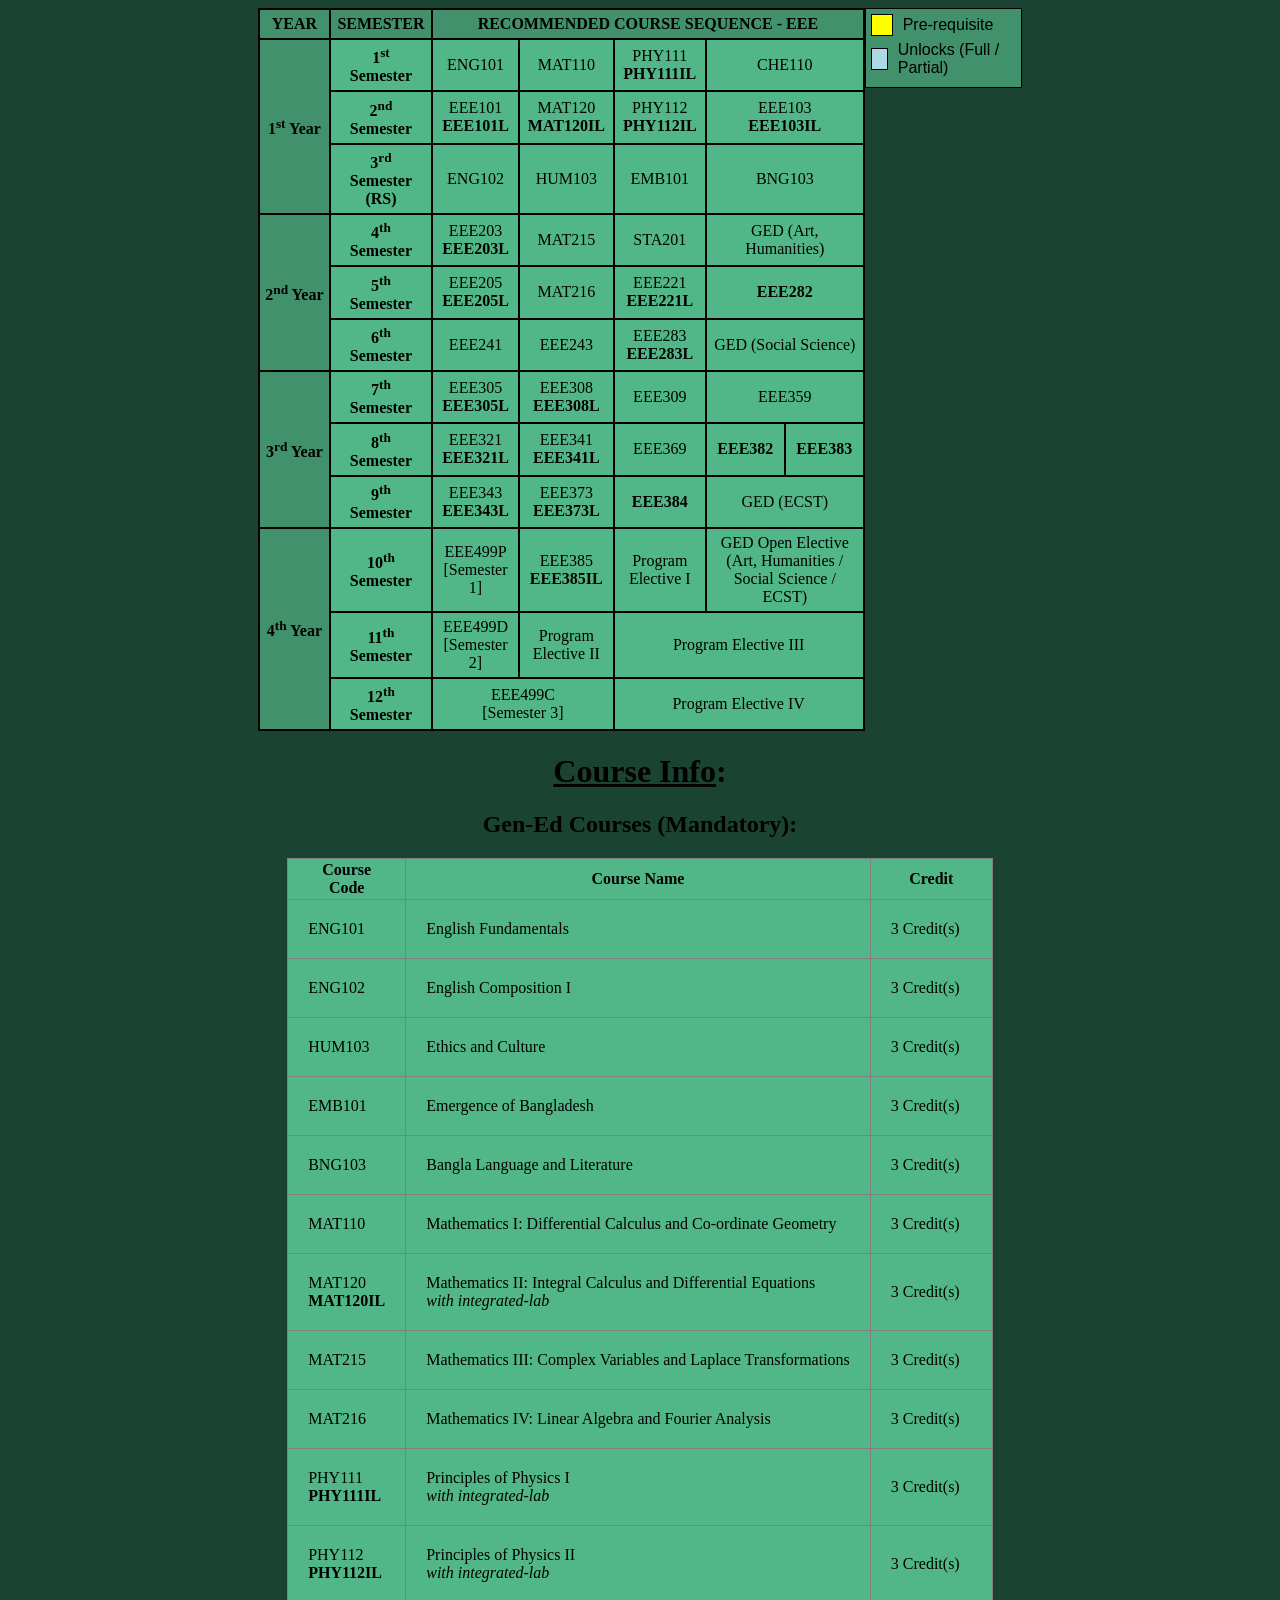
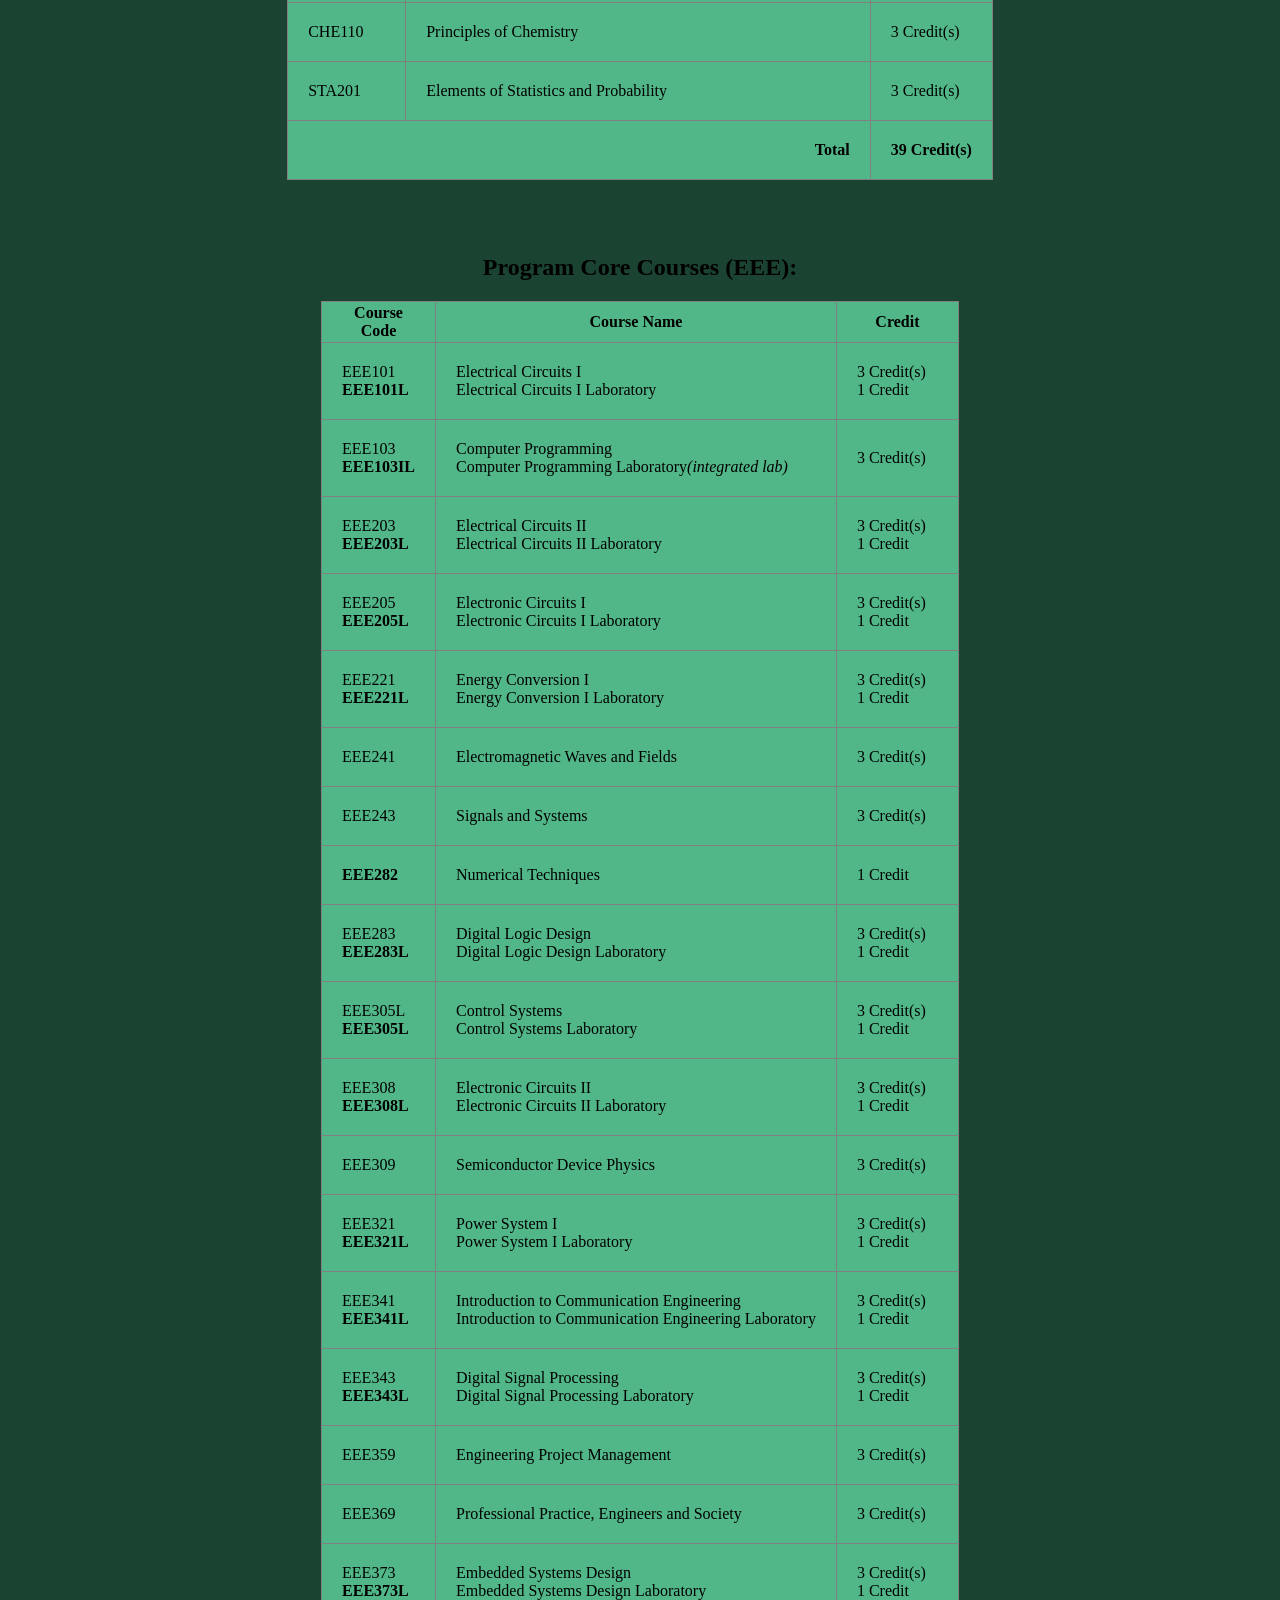
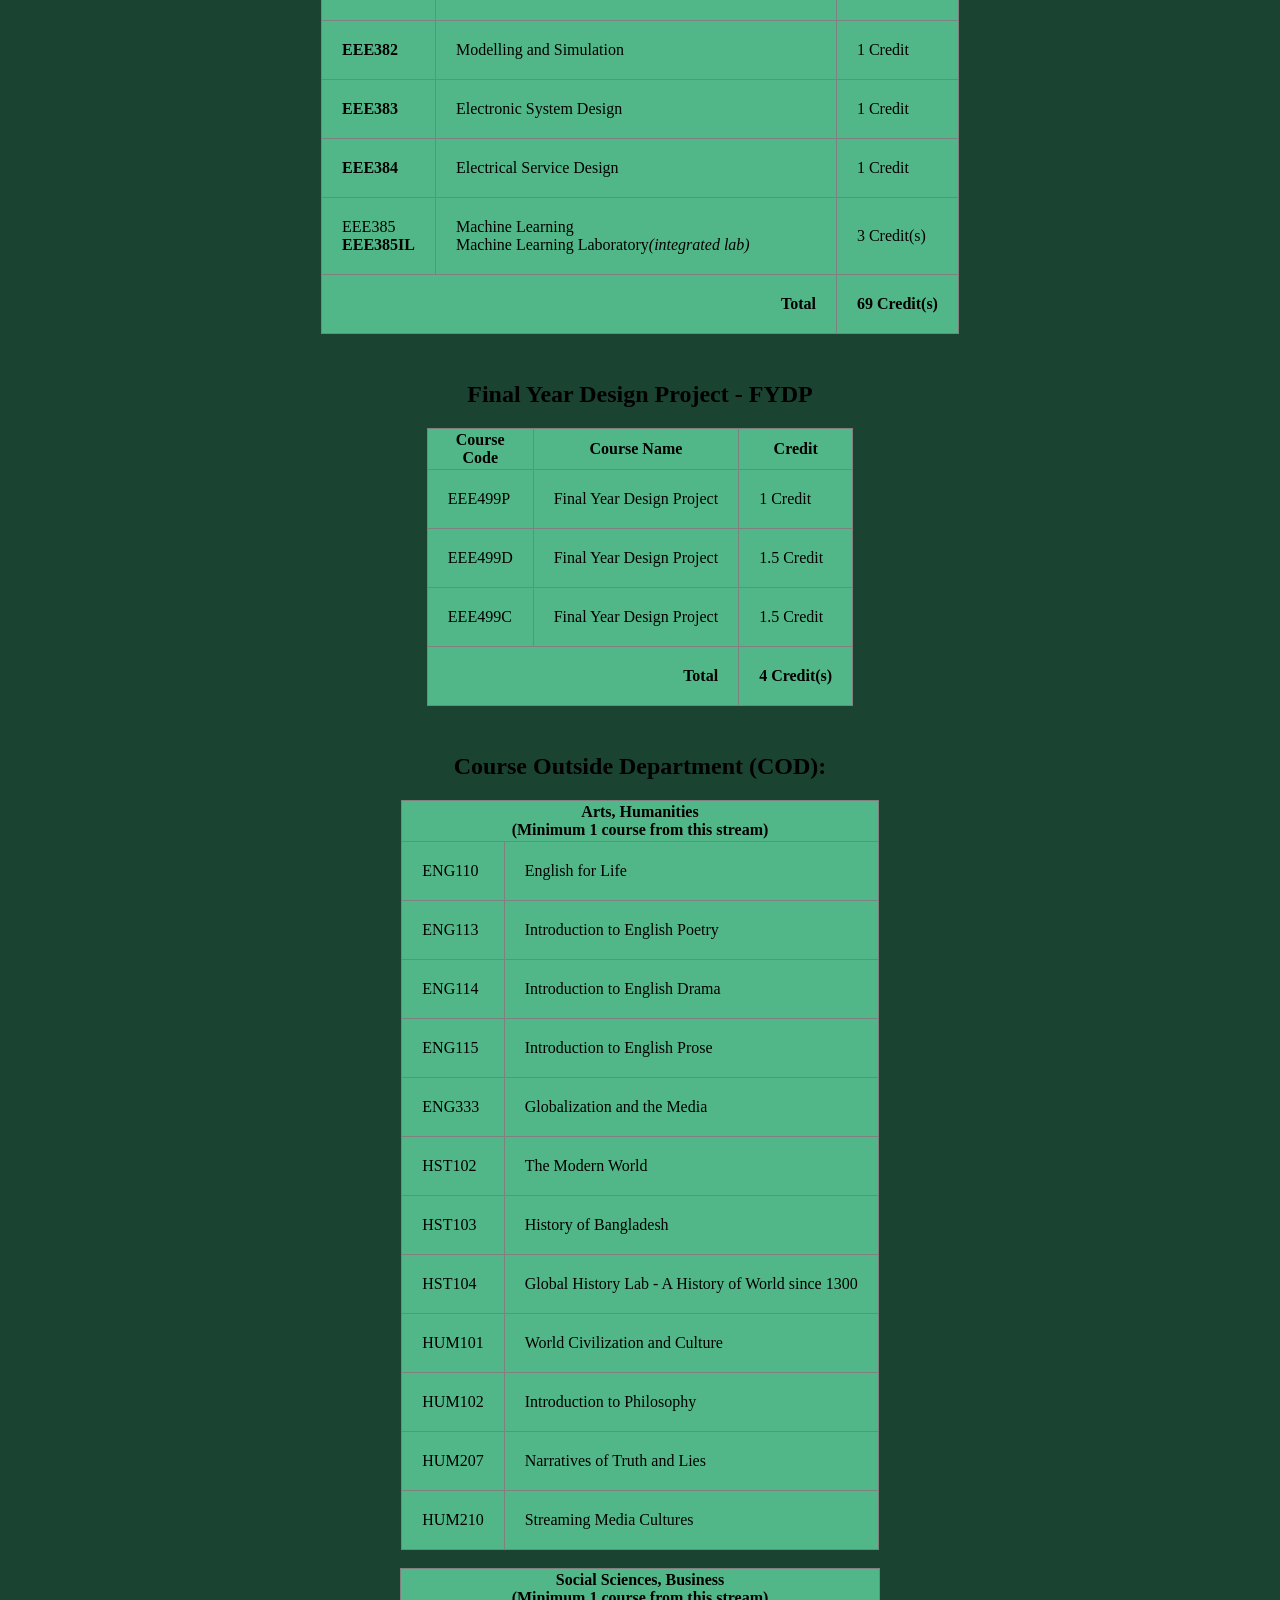
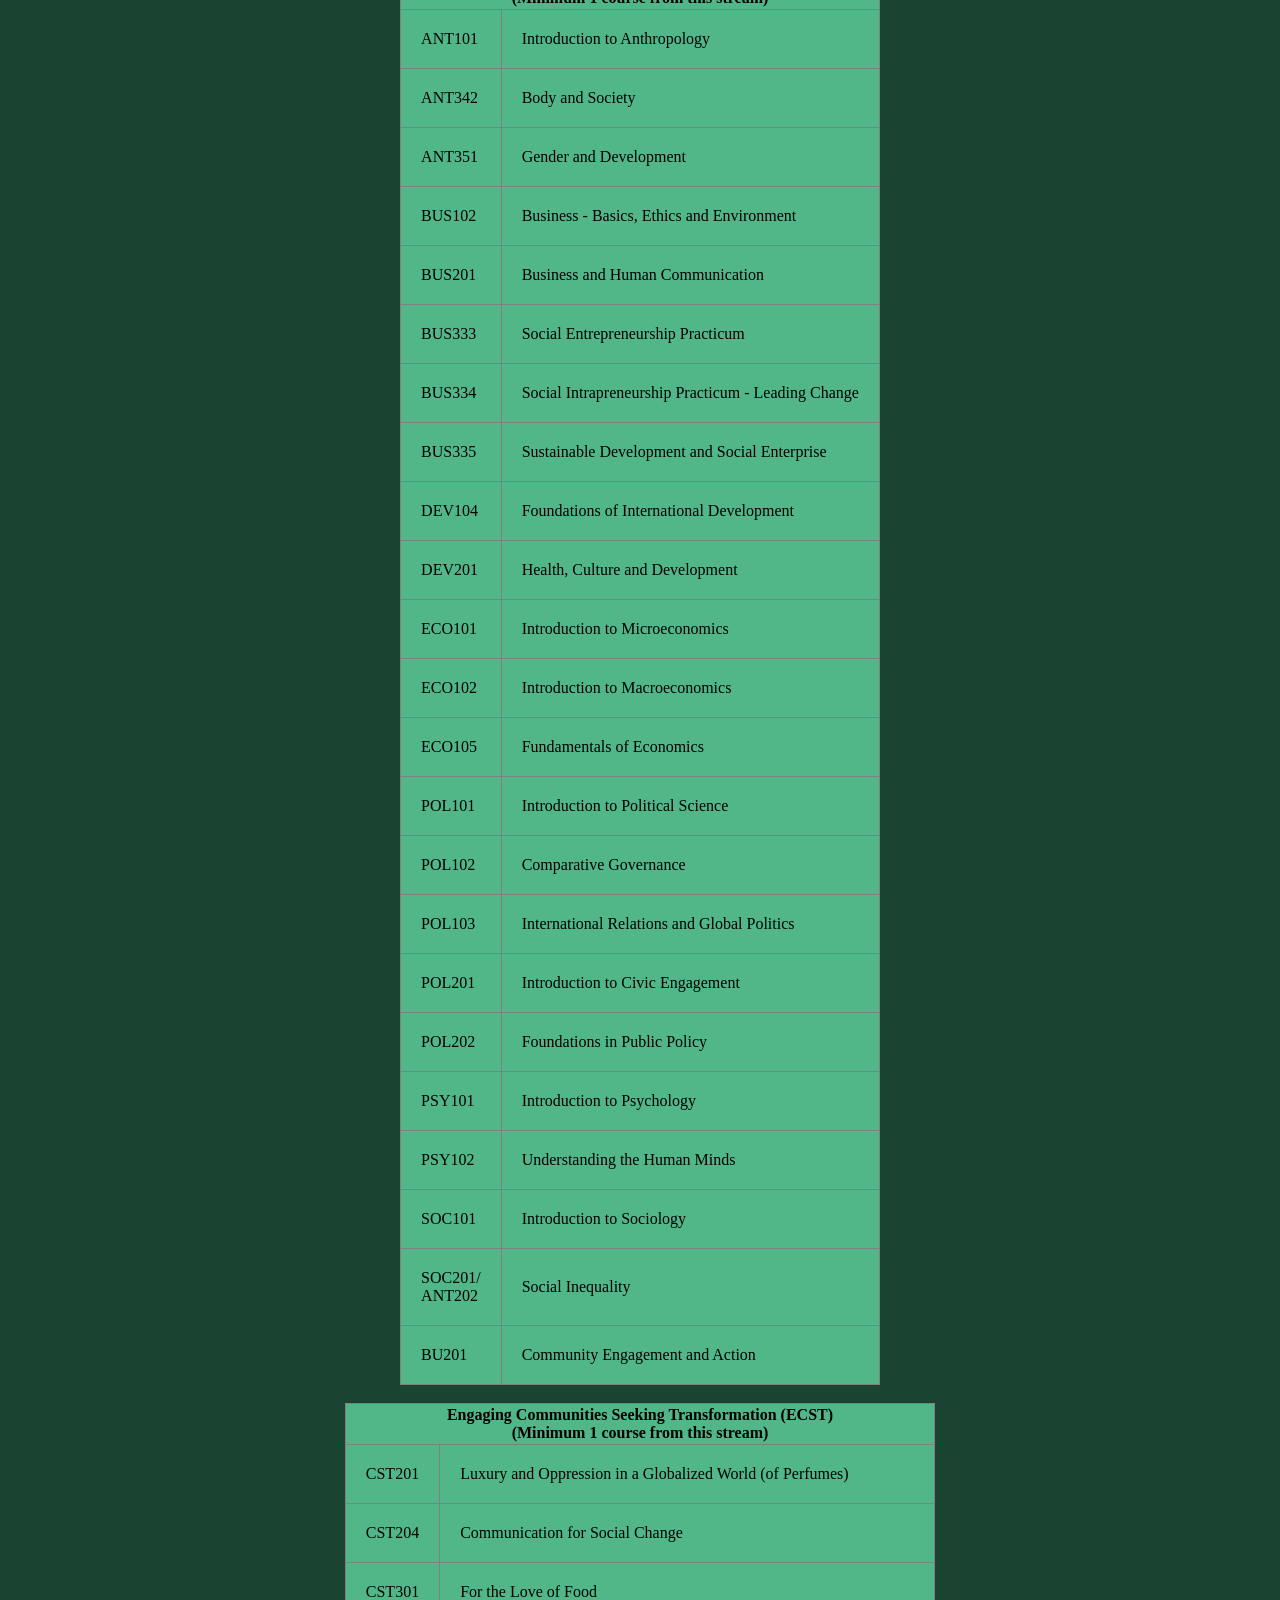
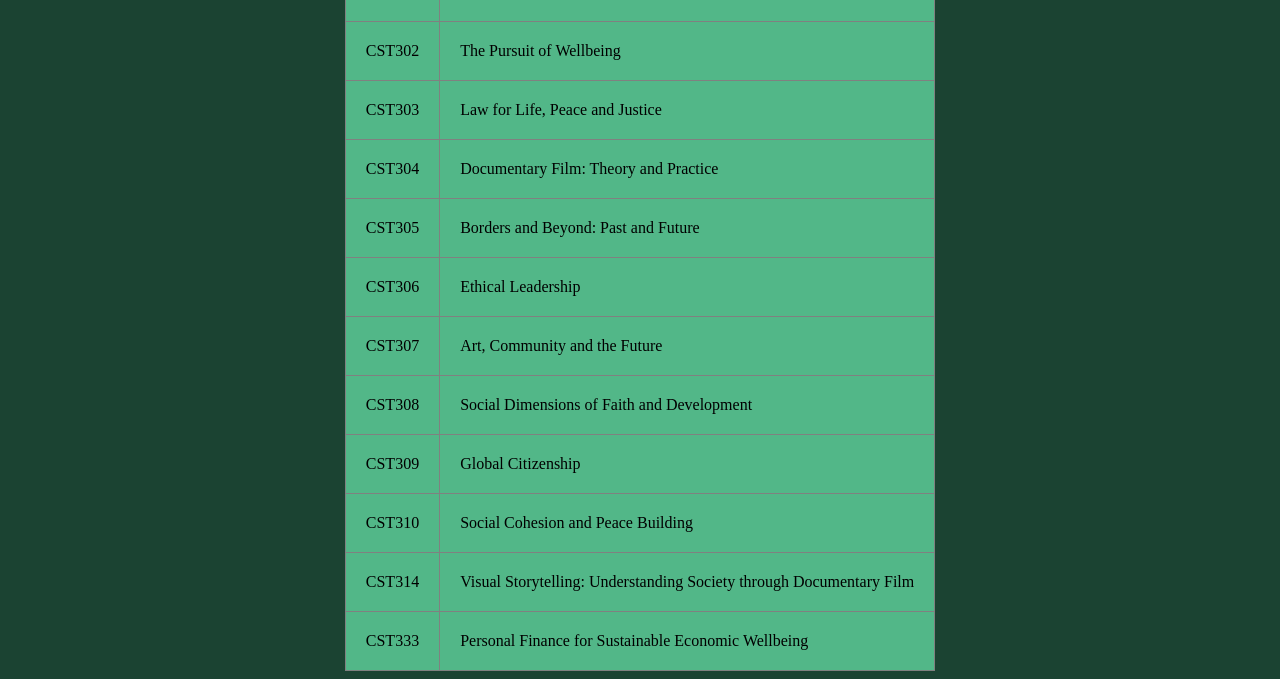
<file: Course Sequence - BracU EEE - Prereq and unlocks.html>
<!DOCTYPE html>
<html lang="en">

<head>
    <meta charset="UTF-8">
    <meta name="viewport" content="width=device-width, initial-scale=1.0">
    <title>Course Seq - BracU EEE</title>
    <style>
        .course {
        position: relative; /* This is required for positioning the tick mark */
        padding: 5px;
        margin: 5px;
        border: 2px solid black;
        text-align: center;
        width: 100px;
    }
	
		.tick-mark {
        display: none; /* The tick is hidden by default */
        position: absolute;
        top: 2px;
        right: 5px;
        font-size: 16px;
        color: #006400; /* A dark green color */
        font-weight: bold;
		}

		/* When a course cell has this class, its tick mark will become visible */
		.prereqs-met .tick-mark {
			display: block;
		}

        .highlight {
            background-color: yellow;
        }

        .soft-highlight {
            background-color: lightblue;
        }
		
	.table-container {
      display: flex;
      gap: 0px;
      align-items: flex-start;
      margin: 0px 250px;
    }
	tr.strikethrough {
      text-decoration: line-through;
    }
    table {
            margin: 0px auto;
            border-collapse: collapse;
        }

        td {
            padding: 20px;
        }
	.strikethrough {
        text-decoration: line-through;
        }
	.legend {
      border: 1px solid #000;
      padding: 5px 5px;
      background-color: #40916c;
      font-family: sans-serif;
    }
    .legend-item {
      display: flex;
      align-items: center;
      margin-bottom: 5px;
    }
    .color-box {
      width: 20px;
      height: 20px;
      margin-right: 10px;
      border: 1px solid #000;
    }
    </style>
</head>

<!-- c1=ENG101,c2=MAT110,c3=PHY111,c4=CHE110 -->
<!-- c5=EEE101+EEE101L,c6=MAT120+MAT120IL,c7=PHY112+PHY112IL,c8=EEE103+EEE103IL -->
<!-- c9=ENG102,c10=HUM103,c11=EMB101,c12=BNG103 -->
<!-- c13=EEE203+EEE203L,c14=MAT215,c15=STA201,c16=GED(Arts,Humanities) -->
<!-- c17=EEE205+EEE205L,c18=MAT216,c19=EEE221+EEE221L,c20=EEE282 -->
<!-- c21=EEE241,c22=EEE243,c23=EEE283+EEE283L,c24=GED(Social Science) -->
<!-- c25=EEE305+EEE305L,c26=EEE308+EEE308L,c27=EEE309,c28=EEE359-->
<!-- c29=EEE321+321L,c30=EEE341+EEE341L,c31=EEE369,c32=EEE382,c33=EEE383 -->
<!-- c34=EEE343+EEE343L,c35=EEE373+EEE373L,c36=EEE384,c37=GED(ECST) -->
<!-- c38=EEE499P,c39=EEE385,c40=Program Elective I,c41=GED Open Elective -->
<!-- c42=EEE499D,c43=Program Elective II,c44=Program Elective III -->
<!-- c45=EEE499C,c46=Program Elective IV -->

<body bgcolor = "1b4332">
<div class="table-container">
<table bgcolor = "52b788">
    <tr bgcolor = "40916c">
        <th id="h1" class="course">YEAR</th>
        <th id="h2" class="course">SEMESTER</th>
        <th colspan ="5" id="h3" class="course">RECOMMENDED COURSE SEQUENCE - EEE</th>
    </tr>
    <tr>
        <td rowspan = "3" bgcolor ="40916c" id="y1" class="course"><b>1<sup>st</sup> Year</b></td>
        <td id="s1" class="course"><b>1<sup>st</sup><br>Semester</b></td>
        <td onclick="toggleStrikethrough(this)" id="c1" class="course">ENG101</td>
        <td onclick="toggleStrikethrough(this)" id="c2" class="course" poreq="c5,c6">MAT110</td>
        <td onclick="toggleStrikethrough(this)" id="c3" class="course" poreq="c5,c7">PHY111<br><b>PHY111IL</b></td>
        <td colspan ="2" onclick="toggleStrikethrough(this)" id="c4" class="course">CHE110</td>
    </tr>
    <tr>
        <td id="s2" class="course"><b>2<sup>nd</sup><br>Semester</b></td>
        <td onclick="toggleStrikethrough(this)" id="c5" class="course" preq="c2,c3" poreq="c13">EEE101<br><b>EEE101L</b><span class="tick-mark">&#10003;</span></td>
        <td onclick="toggleStrikethrough(this)" id="c6" class="course" preq="c2" poreq="c13,c18,c20">MAT120<br><b>MAT120IL</b><span class="tick-mark">&#10003;</span></td>
        <td onclick="toggleStrikethrough(this)" id="c7" class="course" preq="c3" poreq="c21">PHY112<br><b>PHY112IL</b><span class="tick-mark">&#10003;</span></td>
        <td colspan ="2" onclick="toggleStrikethrough(this)" id="c8" class="course" poreq="c20,c35,c39">EEE103<br><b>EEE103IL</b></td>
    </tr>
    <tr>
        <td id="s3" class="course"><b>3<sup>rd</sup><br>Semester (RS)</b></td>
        <td onclick="toggleStrikethrough(this)" id="c9" class="course" poreq="c28,c31">ENG102</td>
        <td onclick="toggleStrikethrough(this)" id="c10" class="course" poreq="c28,c31">HUM103</td>
        <td onclick="toggleStrikethrough(this)" id="c11" class="course">EMB101</td>
        <td colspan ="2" onclick="toggleStrikethrough(this)" id="c12" class="course">BNG103</td>
    </tr>
    <tr>
        <td rowspan = "3" bgcolor ="40916c" id="y2" class="course"><b>2<sup>nd</sup> Year</b></td>
        <td id="s4" class="course"><b>4<sup>th</sup><br>Semester</b></td>
        <td onclick="toggleStrikethrough(this)" id="c13" class="course" preq="c5,c6" poreq="c17,c19,c21,c22">EEE203<br><b>EEE203L</b><span class="tick-mark">&#10003;</span></td>
        <td onclick="toggleStrikethrough(this)" id="c14" class="course" preq="c18">MAT215<span class="tick-mark">&#10003;</span></td>
        <td onclick="toggleStrikethrough(this)" id="c15" class="course" poreq="c39">STA201</td>
        <td colspan ="2" onclick="toggleStrikethrough(this)" id="c16" class="course">GED (Art, Humanities)</td>
    </tr>
    <tr>
        <td id="s5" class="course"><b>5<sup>th</sup><br>Semester</b></td>
        <td onclick="toggleStrikethrough(this)" id="c17" class="course" preq="c13" poreq="c23,c26,c27">EEE205<br><b>EEE205L</b><span class="tick-mark">&#10003;</span></td>
        <td onclick="toggleStrikethrough(this)" id="c18" class="course" preq="c6" poreq="c14,c21,c22,c39">MAT216<span class="tick-mark">&#10003;</span></td>
        <td onclick="toggleStrikethrough(this)" id="c19" class="course" preq="c13" poreq="c29">EEE221<br><b>EEE221L</b><span class="tick-mark">&#10003;</span></td>
        <td colspan ="2" onclick="toggleStrikethrough(this)" id="c20" class="course" preq="c6,c8" poreq="c32"><b>EEE282</b><span class="tick-mark">&#10003;</span></td>
    </tr>
    <tr>
        <td id="s6" class="course"><b>6<sup>th</sup><br>Semester</b></td>
        <td onclick="toggleStrikethrough(this)" id="c21" class="course" preq="c7,c13,c18" poreq="c30">EEE241<span class="tick-mark">&#10003;</span></td>
        <td onclick="toggleStrikethrough(this)" id="c22" class="course" preq="c13,c18" poreq="c25,c30,c34">EEE243<span class="tick-mark">&#10003;</span></td>
        <td onclick="toggleStrikethrough(this)" id="c23" class="course" preq="c17" poreq="c35">EEE283<br><b>EEE283L</b><span class="tick-mark">&#10003;</span></td>
        <td colspan ="2" onclick="toggleStrikethrough(this)" id="c24" class="course">GED (Social Science)</td>
    </tr>
    <tr>
        <td rowspan = "3" bgcolor ="40916c" id="y3" class="course"><b>3<sup>rd</sup> Year</b></td>
        <td id="s7" class="course"><b>7<sup>th</sup><br>Semester</b></td>
        <td onclick="toggleStrikethrough(this)" id="c25" class="course" preq="c22" poreq="c32,c38">EEE305<br><b>EEE305L</b><span class="tick-mark">&#10003;</span></td>
        <td onclick="toggleStrikethrough(this)" id="c26" class="course" preq="c17" poreq="c32,c33">EEE308<br><b>EEE308L</b><span class="tick-mark">&#10003;</span></td>
        <td onclick="toggleStrikethrough(this)" id="c27" class="course" preq="c17">EEE309<span class="tick-mark">&#10003;</span></td>
        <td colspan ="2" onclick="toggleStrikethrough(this)" id="c28" class="course" preq="c9,c10" poreq="c33,c36,c38">EEE359<span class="tick-mark">&#10003;</span></td>
    </tr>
    <tr>
        <td id="s8" class="course"><b>8<sup>th</sup><br>Semester</b></td>
        <td onclick="toggleStrikethrough(this)" id="c29" class="course" preq="c19" poreq="c36,c38">EEE321<br><b>EEE321L</b><span class="tick-mark">&#10003;</span></td>
        <td onclick="toggleStrikethrough(this)" id="c30" class="course" preq="c21,c22" poreq="c38">EEE341<br><b>EEE341L</b><span class="tick-mark">&#10003;</span></td>
        <td onclick="toggleStrikethrough(this)" id="c31" class="course" preq="c9,c10" poreq="c36,c38">EEE369<span class="tick-mark">&#10003;</span></td>
        <td onclick="toggleStrikethrough(this)" id="c32" class="course" preq="c20,c25,c26"><b>EEE382</b><span class="tick-mark">&#10003;</span></td>
        <td onclick="toggleStrikethrough(this)" id="c33" class="course" preq="c26,c28"><b>EEE383</b><span class="tick-mark">&#10003;</span></td>
    </tr>
    <tr>
        <td id="s9" class="course"><b>9<sup>th</sup><br>Semester</b></td>
        <td onclick="toggleStrikethrough(this)" id="c34" class="course" preq="c22" poreq="c38">EEE343<br><b>EEE343L</b><span class="tick-mark">&#10003;</span></td>
        <td onclick="toggleStrikethrough(this)" id="c35" class="course" preq="c8,c23" poreq="c38">EEE373<br><b>EEE373L</b><span class="tick-mark">&#10003;</span></td>
        <td onclick="toggleStrikethrough(this)" id="c36" class="course" preq="c28,c29,c31"><b>EEE384</b><span class="tick-mark">&#10003;</span></td>
        <td colspan ="2" onclick="toggleStrikethrough(this)" id="c37" class="course">GED (ECST)</td>
    </tr>
    <tr>
        <td rowspan = "3" bgcolor ="40916c" id="y4" class="course"><b>4<sup>th</sup> Year</b></td>
        <td id="s10" class="course"><b>10<sup>th</sup><br>Semester</b></td>
        <td onclick="toggleStrikethrough(this)" id="c38" class="course" preq="c25,c28,c29,c30,c31,c34,c35" poreq="c42">EEE499P<br>[Semester 1]<span class="tick-mark">&#10003;</span></td>
        <td onclick="toggleStrikethrough(this)" id="c39" class="course" preq="c8,c15,c18">EEE385<br><b>EEE385IL</b><span class="tick-mark">&#10003;</span></td>
        <td onclick="toggleStrikethrough(this)" id="c40" class="course">Program Elective I</td>
        <td colspan ="2" onclick="toggleStrikethrough(this)" id="c41" class="course">GED Open Elective (Art, Humanities / Social Science / ECST)</td>
    </tr>
    <tr>
        <td id="s11" class="course"><b>11<sup>th</sup><br>Semester</b></td>
        <td onclick="toggleStrikethrough(this)" id="c42" class="course" preq="c38" poreq="c45">EEE499D<br>[Semester 2]<span class="tick-mark">&#10003;</span></td>
        <td onclick="toggleStrikethrough(this)" id="c43" class="course">Program Elective II</td>
        <td colspan ="3" onclick="toggleStrikethrough(this)" id="c44" class="course">Program Elective III</td>
    </tr>
    <tr>
        <td id="s12" class="course"><b>12<sup>th</sup><br>Semester</b></td>
        <td colspan ="2" onclick="toggleStrikethrough(this)" id="c45" class="course" preq="c42">EEE499C<br>[Semester 3]<span class="tick-mark">&#10003;</span></td>
        <td colspan ="3" onclick="toggleStrikethrough(this)" id="c46" class="course">Program Elective IV</td>
    </tr>
</table>
<div class = "legend">
	
    <div class = "legend-item">
      <div class = "color-box" style = "background-color: #ffff00;"></div>Pre-requisite</div>
    <div class = "legend-item">
      <div class = "color-box" style = "background-color: #add8e6;"></div>Unlocks (Full / Partial)</div>
	
  </div>
</div>

<h1 align = "center"><b><u>Course Info</u>:</b></h1><h2 align = "center"><b>Gen-Ed Courses (Mandatory):</b></h2>
<table border = 1 cellpadding = 2 bgcolor = "52b788" class ="ClickandStrike">
<thead>
	<tr>
	<th>Course<br>Code</th>
	<th>Course Name</th>
	<th>Credit</th>
	</tr>
</thead>
<tbody>
	<tr>
	<td>ENG101</td>
	<td>English Fundamentals</td>
	<td>3 Credit(s)</td>
	</tr>
	
	<tr>
	<td>ENG102</td>
	<td>English Composition I</td>
	<td>3 Credit(s)</td>
	</tr>
	
	<tr>
	<td>HUM103</td>
	<td>Ethics and Culture</td>
	<td>3 Credit(s)</td>
	</tr>
	
	<tr>
	<td>EMB101</td>
	<td>Emergence of Bangladesh</td>
	<td>3 Credit(s)</td>
	</tr>
	
	<tr>
	<td>BNG103</td>
	<td>Bangla Language and Literature</td>
	<td>3 Credit(s)</td>
	</tr>
	
	<tr>
	<td>MAT110</td>
	<td>Mathematics I: Differential Calculus and Co-ordinate Geometry</td>
	<td>3 Credit(s)</td>
	</tr>
	
	<tr>
	<td>MAT120<br><b>MAT120IL</b></td>
	<td>Mathematics II: Integral Calculus and Differential Equations<br><i>with integrated-lab</i></td>
	<td>3 Credit(s)</td>
	</tr>
	
	<tr>
	<td>MAT215</td>
	<td>Mathematics III: Complex Variables and Laplace Transformations</td>
	<td>3 Credit(s)</td>
	</tr>
	
	<tr>
	<td>MAT216</td>
	<td>Mathematics IV: Linear Algebra and Fourier Analysis</td>
	<td>3 Credit(s)</td>
	</tr>
	
	<tr>
	<td>PHY111<br><b>PHY111IL</b></td>
	<td>Principles of Physics I<br><i>with integrated-lab</i></td>
	<td>3 Credit(s)</td>
	</tr>
	
	<tr>
	<td>PHY112<br><b>PHY112IL</b></td>
	<td>Principles of Physics II<br><i>with integrated-lab</i></td>
	<td>3 Credit(s)</td>
	</tr>
	
	<tr>
	<td>CHE110</td>
	<td>Principles of Chemistry</td>
	<td>3 Credit(s)</td>
	</tr>
	
	<tr>
	<td>STA201</td>
	<td>Elements of Statistics and Probability</td>
	<td>3 Credit(s)</td>
	</tr>
	
	<tr>
	<td align = "right" colspan = "2"><b>Total</b></td>
	<td><b>39 Credit(s)</b></td>
	</tr>
</tbody>	
</table>

<h2 align = "center"><b><br><br>Program Core Courses (EEE):</b></h2>
<table border = 1 cellpadding = 2 bgcolor = "52b788" class ="ClickandStrike">
<thead>
	<tr>
	<th>Course<br>Code</th>
	<th>Course Name</th>
	<th>Credit</th>
	</tr>
</thead>
<tbody>
	<tr>
	<td>EEE101<br><b>EEE101L</b></td>
	<td>Electrical Circuits I<br>Electrical Circuits I Laboratory</td>
	<td>3 Credit(s)<br>1 Credit</td>
	</tr>
	
	<tr>
	<td>EEE103<br><b>EEE103IL</b></td>
	<td>Computer Programming<br>Computer Programming Laboratory<i>(integrated lab)</i></td>
	<td>3 Credit(s)</td>
	</tr>
	
	<tr>
	<td>EEE203<br><b>EEE203L</b></td>
	<td>Electrical Circuits II<br>Electrical Circuits II Laboratory</td>
	<td>3 Credit(s)<br>1 Credit</td>
	</tr>
	
	<tr>
	<td>EEE205<br><b>EEE205L</b></td>
	<td>Electronic Circuits I<br>Electronic Circuits I Laboratory</td>
	<td>3 Credit(s)<br>1 Credit</td>
	</tr>
	
	<tr>
	<td>EEE221<br><b>EEE221L</b></td>
	<td>Energy Conversion I<br>Energy Conversion I Laboratory</td>
	<td>3 Credit(s)<br>1 Credit</td>
	</tr>
	
	<tr>
	<td>EEE241</td>
	<td>Electromagnetic Waves and Fields</td>
	<td>3 Credit(s)</td>
	</tr>
	
	<tr>
	<td>EEE243</td>
	<td>Signals and Systems</td>
	<td>3 Credit(s)</td>
	</tr>
	
	<tr>
	<td><b>EEE282</b></td>
	<td>Numerical Techniques</td>
	<td>1 Credit</td>
	</tr>
	
	<tr>
	<td>EEE283<br><b>EEE283L</b></td>
	<td>Digital Logic Design<br>Digital Logic Design Laboratory</td>
	<td>3 Credit(s)<br>1 Credit</td>
	</tr>
	
	<tr>
	<td>EEE305L<br><b>EEE305L</b></td>
	<td>Control Systems<br>Control Systems Laboratory</td>
	<td>3 Credit(s)<br>1 Credit</td>
	</tr>
	
	<tr>
	<td>EEE308<br><b>EEE308L</b></td>
	<td>Electronic Circuits II<br>Electronic Circuits II Laboratory</td>
	<td>3 Credit(s)<br>1 Credit</td>
	</tr>

	<tr>
	<td>EEE309</td>
	<td>Semiconductor Device Physics</td>
	<td>3 Credit(s)</td>
	</tr>
	
	<tr>
	<td>EEE321<br><b>EEE321L</b></td>
	<td>Power System I<br>Power System I Laboratory</td>
	<td>3 Credit(s)<br>1 Credit</td>
	</tr>

	<tr>
	<td>EEE341<br><b>EEE341L</b></td>
	<td>Introduction to Communication Engineering<br>Introduction to Communication Engineering Laboratory</td>
	<td>3 Credit(s)<br>1 Credit</td>
	</tr>
	
	<tr>
	<td>EEE343<br><b>EEE343L</b></td>
	<td>Digital Signal Processing<br>Digital Signal Processing Laboratory</td>
	<td>3 Credit(s)<br>1 Credit</td>
	</tr>
	
	<tr>
	<td>EEE359</td>
	<td>Engineering Project Management</td>
	<td>3 Credit(s)</td>
	</tr>
	
	<tr>
	<td>EEE369</td>
	<td>Professional Practice, Engineers and Society</td>
	<td>3 Credit(s)</td>
	</tr>
	
	<tr>
	<td>EEE373<br><b>EEE373L</b></td>
	<td>Embedded Systems Design<br>Embedded Systems Design Laboratory</td>
	<td>3 Credit(s)<br>1 Credit</td>
	</tr>

	<tr>
	<td><b>EEE382</b></td>
	<td>Modelling and Simulation</td>
	<td>1 Credit</td>
	</tr>
	
	<tr>
	<td><b>EEE383</b></td>
	<td>Electronic System Design</td>
	<td>1 Credit</td>
	</tr>
	
	<tr>
	<td><b>EEE384</b></td>
	<td>Electrical Service Design</td>
	<td>1 Credit</td>
	</tr>
	
	<tr>
	<td>EEE385<br><b>EEE385IL</b></td>
	<td>Machine Learning<br>Machine Learning Laboratory<i>(integrated lab)</i></td>
	<td>3 Credit(s)</td>
	</tr>
	
	<tr>
	<td align = "right" colspan = "2"><b>Total</b></td>
	<td><b>69 Credit(s)</b></td>
	</tr>
</tbody>
</table>

<h2 align = "center"><b><br>Final Year Design Project - FYDP</b></h2>
<table border = 1 cellpadding = 2 bgcolor = "52b788" class ="ClickandStrike">
<thead>
	<tr>
	<th>Course<br>Code</th>
	<th>Course Name</th>
	<th>Credit</th>
	</tr>
</thead>
<tbody>
	<tr>
	<td>EEE499P</td>
	<td>Final Year Design Project</td>
	<td>1 Credit</td>
	</tr>
	
	<tr>
	<td>EEE499D</td>
	<td>Final Year Design Project</td>
	<td>1.5 Credit</td>
	</tr>
	
	<tr>
	<td>EEE499C</td>
	<td>Final Year Design Project</td>
	<td>1.5 Credit</td>
	</tr>
	
	<tr>
	<td align = "right" colspan = "2"><b>Total</b></td>
	<td><b>4 Credit(s)</b></td>
	</tr>
</tbody>
</table>

<h2 align = "center"><b><br>Course Outside Department (COD):</b></h2>
<table border = 1 cellpadding = 2 bgcolor = "52b788" class ="ClickandStrike">
<thead>
	<tr>
	<th colspan = "3"><b>Arts, Humanities<br>(Minimum 1 course from this stream)</b></th>
	</tr>
</thead>
<tbody>
	<tr>
		<td>ENG110</td>
		<td>English for Life</td>
	</tr>

	<tr>
		<td>ENG113</td>
		<td>Introduction to English Poetry</td>
	</tr>
	
	<tr>
		<td>ENG114</td>
		<td>Introduction to English Drama</td>
	</tr>
	
	<tr>
		<td>ENG115</td>
		<td>Introduction to English Prose</td>
	</tr>

	<tr>
		<td>ENG333</td>
		<td>Globalization and the Media</td>
	</tr>
	
	<tr>
		<td>HST102</td>
		<td>The Modern World</td>
	</tr>
	
	<tr>
		<td>HST103</td>
		<td>History of Bangladesh</td>
	</tr>

	<tr>
		<td>HST104</td>
		<td>Global History Lab - A History of World since 1300</td>
	</tr>
	
	<tr>
		<td>HUM101</td>
		<td>World Civilization and Culture</td>
	</tr>
	
	<tr>
		<td>HUM102</td>
		<td>Introduction to Philosophy</td>
	</tr>

	<tr>
		<td>HUM207</td>
		<td>Narratives of Truth and Lies</td>
	</tr>

	<tr>
		<td>HUM210</td>
		<td>Streaming Media Cultures</td>
	</tr>
</tbody>
</table>
<br>
<table border = 1 cellpadding = 2 bgcolor = "52b788" class ="ClickandStrike">
<thead>
	<tr>
	<th colspan = "3"><b>Social Sciences, Business<br>(Minimum 1 course from this stream)</b></th>
	</tr>
</thead>
<tbody>	
	<tr>
		<td>ANT101</td>
		<td>Introduction to Anthropology</td>
	</tr>

	<tr>
		<td>ANT342</td>
		<td>Body and Society</td>
	</tr>
	
	<tr>
		<td>ANT351</td>
		<td>Gender and Development</td>
	</tr>

	<tr>
		<td>BUS102</td>
		<td>Business - Basics, Ethics and Environment</td>
	</tr>

	<tr>
		<td>BUS201</td>
		<td>Business and Human Communication</td>
	</tr>

	<tr>
		<td>BUS333</td>
		<td>Social Entrepreneurship Practicum</td>
	</tr>

	<tr>
		<td>BUS334</td>
		<td>Social Intrapreneurship Practicum - Leading Change</td>
	</tr>

	<tr>
		<td>BUS335</td>
		<td>Sustainable Development and Social Enterprise</td>
	</tr>

	<tr>
		<td>DEV104</td>
		<td>Foundations of International Development</td>
	</tr>

	<tr>
		<td>DEV201</td>
		<td>Health, Culture and Development</td>
	</tr>

	<tr>
		<td>ECO101</td>
		<td>Introduction to Microeconomics</td>
	</tr>

	<tr>
		<td>ECO102</td>
		<td>Introduction to Macroeconomics</td>
	</tr>
	
	<tr>
		<td>ECO105</td>
		<td>Fundamentals of Economics</td>
	</tr>
	
	<tr>
		<td>POL101</td>
		<td>Introduction to Political Science</td>
	</tr>

	<tr>
		<td>POL102</td>
		<td>Comparative Governance</td>
	</tr>

	<tr>
		<td>POL103</td>
		<td>International Relations and Global Politics</td>
	</tr>

	<tr>
		<td>POL201</td>
		<td>Introduction to Civic Engagement</td>
	</tr>

	<tr>
		<td>POL202</td>
		<td>Foundations in Public Policy</td>
	</tr>

	<tr>
		<td>PSY101</td>
		<td>Introduction to Psychology</td>
	</tr>

	<tr>
		<td>PSY102</td>
		<td>Understanding the Human Minds</td>
	</tr>
	
	<tr>
		<td>SOC101</td>
		<td>Introduction to Sociology</td>
	</tr>
	
	<tr>
		<td>SOC201/<br>ANT202</td>
		<td>Social Inequality</td>
	</tr>

	<tr>
		<td>BU201</td>
		<td>Community Engagement and Action</td>
	</tr>
</tbody>
</table>

<br>
<table border = 1 cellpadding = 2 bgcolor = "52b788" class ="ClickandStrike">
<thead>
	<tr>
	<th colspan = "3"><b>Engaging Communities Seeking Transformation (ECST)<br>(Minimum 1 course from this stream)</b></th>
	</tr>
</thead>
<tbody>
	<tr>
		<td>CST201</td>
		<td>Luxury and Oppression in a Globalized World (of Perfumes)</td>
	</tr>

	<tr>
		<td>CST204</td>
		<td>Communication for Social Change</td>
	</tr>

	<tr>
		<td>CST301</td>
		<td>For the Love of Food</td>
	</tr>
	
	<tr>
		<td>CST302</td>
		<td>The Pursuit of Wellbeing</td>
	</tr>
	
	<tr>
		<td>CST303</td>
		<td>Law for Life, Peace and Justice</td>
	</tr>
	
	<tr>
		<td>CST304</td>
		<td>Documentary Film: Theory and Practice</td>
	</tr>
	
	<tr>
		<td>CST305</td>
		<td>Borders and Beyond: Past and Future</td>
	</tr>

	<tr>
		<td>CST306</td>
		<td>Ethical Leadership</td>
	</tr>

	<tr>
		<td>CST307</td>
		<td>Art, Community and the Future</td>
	</tr>

	<tr>
		<td>CST308</td>
		<td>Social Dimensions of Faith and Development</td>
	</tr>

	<tr>
		<td>CST309</td>
		<td>Global Citizenship</td>
	</tr>

	<tr>
		<td>CST310</td>
		<td>Social Cohesion and Peace Building</td>
	</tr>

	<tr>
		<td>CST314</td>
		<td>Visual Storytelling: Understanding Society through Documentary Film</td>
	</tr>

	<tr>
		<td>CST333</td>
		<td>Personal Finance for Sustainable Economic Wellbeing</td>
	</tr>
</tbody>
</table>

<script>
    // Strikethrough on lower tables
    document.querySelectorAll('.ClickandStrike').forEach(function(table) {
        table.querySelector('tbody').addEventListener("click", function(event) {
            const clickedRow = event.target.closest("tr");
            if (clickedRow && clickedRow.tagName === "TR") {
                clickedRow.classList.toggle("strikethrough");
            }
        });
    });

    /**
     * Checks all courses to see if their prerequisites are met.
     * If all 'preq' courses are struck through, it adds a class to show the tick mark.
     */
    function updatePrereqStatus() {
        // Get all course cells that have a 'preq' attribute
        document.querySelectorAll('td.course[preq]').forEach(courseCell => {
            const prereqIds = courseCell.getAttribute('preq').split(',');

            // Check if EVERY prerequisite course has the 'strikethrough' class
            const allPrereqsMet = prereqIds.every(prereqId => {
                const prereqElement = document.getElementById(prereqId.trim());
                return prereqElement && prereqElement.classList.contains('strikethrough');
            });

            // Add or remove the 'prereqs-met' class based on the check
            if (allPrereqsMet) {
                courseCell.classList.add('prereqs-met');
            } else {
                courseCell.classList.remove('prereqs-met');
            }
        });
    }

    function toggleStrikethrough(cell) {
        cell.classList.toggle('strikethrough');
        updatePrereqStatus(); // Re-check all prerequisites after any change
    }


    //  Mouse hover highlighting
    document.querySelectorAll('.course').forEach(course => {
        course.addEventListener('mouseover', function() {
            const hardPrereqs = this.getAttribute('preq');
            const softPrereqs = this.getAttribute('poreq');

            if (hardPrereqs) {
                hardPrereqs.split(',').forEach(prereqId => {
                    const el = document.getElementById(prereqId.trim());
                    if (el) el.classList.add('highlight');
                });
            }

            if (softPrereqs) {
                softPrereqs.split(',').forEach(prereqId => {
                    const el = document.getElementById(prereqId.trim());
                    if (el) el.classList.add('soft-highlight');
                });
            }
        });

        course.addEventListener('mouseout', function() {
            const hardPrereqs = this.getAttribute('preq');
            const softPrereqs = this.getAttribute('poreq');

            if (hardPrereqs) {
                hardPrereqs.split(',').forEach(prereqId => {
                    const el = document.getElementById(prereqId.trim());
                    if (el) el.classList.remove('highlight');
                });
            }

            if (softPrereqs) {
                softPrereqs.split(',').forEach(prereqId => {
                    const el = document.getElementById(prereqId.trim());
                    if (el) el.classList.remove('soft-highlight');
                });
            }
        });
    });

    // Recommended: Run the check once when the page loads.
    document.addEventListener('DOMContentLoaded', updatePrereqStatus);
</script>

</body>
</html>
</file>
<file: style.css>
/* 1. CORE INTERACTION & ANIMATION STYLES */
.course {
  position: relative; /* for positioning tick mark */
  padding: 8px 10px;
  border: 2px solid rgba(255, 255, 255, 0.2);
  border-radius: 6px;
  text-align: center;
  background-color: #010225;
  color: white;
  display: flex;
  flex-direction: column;
  justify-content: center;
  align-items: center;
  transition: all 0.2s ease-in-out;
  cursor: pointer;
  user-select: none;
  word-break: break-word;
}

.course:hover {
  border-color: #ffffff;
  transform: translateY(-2px);
  box-shadow: 0 4px 8px rgba(0, 0, 0, 0.5);
}

.tick-mark {
  display: none; /* tick is hidden by default */
  position: absolute;
  top: 5px;
  right: 8px;
  font-size: 18px;
  color: #25aa25;
  font-weight: bold;
  text-shadow: 0px 0px 3px rgba(0,0,0,0.8);
}

/* When a course cell has this class, its tick mark will become visible */
.prereqs-met .tick-mark {
  display: block;
}

.highlight {
  background-color: yellow;
  color: black;
  animation: pulse 0.75s infinite ease-in-out;
}

.soft-highlight {
  background-color: #25aa25;
  color: black;
  animation: pulse 0.75s infinite ease-in-out;
}

.strikethrough, tr.strikethrough {
  text-decoration: line-through;
  opacity: 0.5;
}

@keyframes pulse {
  0% { transform: scale(0.975); }
  50% { transform: scale(1); }
  100% { transform: scale(0.975); }
}


/* 2. SEQUENCE TABLE GRID (DESKTOP DEFAULT) */
.table-container {
  width: 100%;
  max-width: 1200px;
  margin: 2px auto;
  padding: 0 20px;
  box-sizing: border-box;
  color: white;
}

.sequence-grid {
  display: grid;
  grid-template-columns: 80px 120px repeat(5, minmax(0, 1fr)); /* 7 Columns: Year + Semester + 5 Course slots */
  gap: 4px;
  background-color: #0d1940;
  padding: 10px;
  border-radius: 8px;
  box-shadow: 0px 4px 15px rgba(0, 0, 0, 0.4);
}

/* Structural Cell Customizations */
.header-cell { background-color: #03192d; pointer-events: none; font-weight: bold; }
.year-cell { background-color: #03192d; pointer-events: none; font-size: 1.1em; }
.sem-cell { background-color: #062444; pointer-events: none; font-size: 0.9em; }

/* Layout Spanning Adaptations */
.span-2 { grid-column: span 2; }
.span-3 { grid-column: span 3; }
.span-5 { grid-column: span 5; }
.row-span-3 { grid-row: span 3; }


/* 3. DASHBOARD PANEL */
.dashboard-panel {
  display: flex;
  flex-wrap: wrap;
  align-items: center;
  justify-content: space-between;
  gap: 15px;
  background-color: #0d1940;
  border: 1px solid rgba(255, 255, 255, 0.15);
  padding: 8px 16px;
  border-radius: 6px;
  margin-bottom: 6px;
  font-family: sans-serif;
  font-size: 0.88rem;
  box-shadow: 0px 2px 8px rgba(0,0,0,0.3);
}

.dashboard-group {
  display: flex;
  flex-wrap: wrap;
  align-items: center;
  gap: 10px;
}

.dash-item {
  display: inline-flex;
  align-items: center;
  color: #e0e6ed;
}

.dash-icon {
  margin-right: 5px;
  font-size: 1.05rem;
}

.dashboard-divider {
  width: 1px;
  height: 20px;
  background-color: rgba(255, 255, 255, 0.2);
}

.legend-item {
  display: flex;
  align-items: center;
  color: #e0e6ed;
}

.color-box {
  width: 16px;
  height: 16px;
  margin-right: 6px;
  border: 1px solid #000;
  border-radius: 3px;
}


/* 4. COURSE INFO DISPLAY BOXES */
.course-container {
  display: grid;
  grid-template-columns: repeat(4, 1fr); /* 4 Equal Spaced Columns */
  gap: 12px;
  padding: 20px;
}

.course-box {
  border: 1px solid #cccccc;
  border-radius: 6px;
  padding: 10px;
  color: white;
  text-align: left;
  transition: background-color 0.3s ease;
  box-sizing: border-box;
}

.course-box.eee-core:hover { background-color: #006600; }              /* EEE Core Course Info Style*/
.course-box.gened-mandatory:hover { background-color: #c04747; }       /* GenEd Mandatory Course Info Style*/
.course-box.stream-3:hover { background-color: #886c1e; }              /* GenEd Stream-3 Course Info Style*/
.course-box.stream-4:hover { background-color: #304889; }              /* GenEd Stream-4 Course Info Style*/
.course-box.stream-5:hover { background-color: #744893; }              /* GenEd Stream-5 Course Info Style*/
.course-box.eee-power:hover { background-color: #7b642b; }             /* Major 1: Power Course Info Style*/
.course-box.eee-electronics:hover { background-color: #000090; }       /* Major 2: Electronics Course Info Style*/
.course-box.eee-communication:hover { background-color: #006600; }     /* Major 3: Communication Course Info Style*/
.course-box.eee-robotics:hover { background-color: #800000; }          /* Major 4: Robotics Course Info Style*/
.course-box.eee-interdisciplinary:hover { background-color: #555555; } /* Interdisciplinary Course Info Style*/

.course-code { font-weight: bold; margin: 4px 0; }
.course-title { margin: 4px 0; font-size: 0.9em; }
.course-credit-othe { font-size: 0.9em; color: #00aa00; margin: 4px 0; font-style: italic; }
.course-credit-clab { font-size: 0.9em; color: #cedd00; margin: 4px 0; font-style: italic; }
.course-credit-olab { font-size: 0.9em; color: #008fff; margin: 4px 0; font-style: italic; }
.course-credit-fydp { font-size: 0.9em; color: #cc0000; margin: 4px 0; font-style: italic; }
.course-hp { font-size: 0.8em; color: #dddddd; margin: 4px 0; font-style: italic; }


/* 5. SITE FOOTER & ICON GLOW ANIMATIONS */
.site-footer {
  background: #0a0a0f;
  padding: 25px 20px;
  text-align: center;
  font-family: 'Segoe UI', sans-serif;
  border-top: 1px solid rgba(255, 255, 255, 0.08);
  margin-top: 40px;
}

.footer-text {
  color: #cfcfcf;
  font-size: 1rem;
  margin: 0 0 20px 0;
  opacity: 0;
  transform: translateY(10px);
  animation: fadeUp 0.8s ease forwards;
}

.name-highlight {
  color: #0ff;
  text-shadow: 0 0 5px #0ff, 0 0 15px #0ff, 0 0 30px #0ff;
  font-weight: 600;
}

.heart {
  display: inline-block;
  animation: heartbeat 1.4s ease-in-out infinite;
}

@keyframes heartbeat {
  0%, 100% { transform: scale(1); }
  25% { transform: scale(1.2); }
  40% { transform: scale(1); }
}

.social-icons {
  display: flex;
  justify-content: center;
  align-items: center;
  gap: 24px;
  flex-wrap: wrap;
}

.icon-link {
  display: inline-flex;
  opacity: 0;
  transform: translateY(10px);
  animation: fadeUp 0.8s ease forwards;
}

.icon-link:nth-child(1) { animation-delay: 0.1s; }
.icon-link:nth-child(2) { animation-delay: 0.2s; }
.icon-link:nth-child(3) { animation-delay: 0.3s; }
.icon-link:nth-child(4) { animation-delay: 0.4s; }

.icon-svg {
  width: 26px;
  height: 26px;
  fill: #e0e0e0;
  transition: fill 0.3s ease, filter 0.3s ease, transform 0.3s ease;
  filter: drop-shadow(0 0 2px rgba(255, 255, 255, 0.3));
}

.icon-link:hover .icon-svg {
  transform: scale(1.35);
}

/* Per-icon glow alignments */
.icon-github:hover .icon-svg    { fill: #f0f0f0; filter: drop-shadow(0 0 6px #ffffff); }
.icon-linkedin:hover .icon-svg  { fill: #0ff;    filter: drop-shadow(0 0 6px #0ff); }
.icon-facebook:hover .icon-svg  { fill: #4da8ff; filter: drop-shadow(0 0 6px #4da8ff); }
.icon-instagram:hover .icon-svg { fill: #e1306c; filter: drop-shadow(0 0 6px #e1306c); }

.icon-link.pulse .icon-svg {
  animation: neonPulse 0.9s ease-in-out infinite;
}

@keyframes neonPulse {
  0%, 100% { filter: drop-shadow(0 0 4px currentColor) drop-shadow(0 0 8px currentColor); }
  50% { filter: drop-shadow(0 0 14px currentColor) drop-shadow(0 0 22px currentColor); }
}

@keyframes fadeUp {
  to { opacity: 1; transform: translateY(0); }
}


/* 6. RESPONSIVE MEDIA QUERIES (DESKTOP -> MOBILE) */

/* Tablet Optimization for Course Details Grid */
@media (max-width: 1000px) {
  .course-container {
    grid-template-columns: repeat(3, 1fr);
  }
}

/* Mobile Screens Optimization (Universal Fix) */
@media screen and (max-width: 768px) {
  /* Compress margins to maximize viewport spaces */
  .table-container {
      padding: 0 4px;
      margin: 5px 0;
  }

  /* Mobile Dashboard Adjustments */
  .dashboard-panel {
      font-size: 0.62rem;
      padding: 6px 8px;
      gap: 6px;
      justify-content: center;
      margin-bottom: 4px;
  }

  .dashboard-group {
      gap: 8px;
      justify-content: center;
      font-size: 10px;
  }

  .dashboard-divider {
      display: none; /* Hide vertical rule to save horizontal space */
  }

  .color-box {
      width: 11px;
      height: 11px;
      margin-right: 4px;
  }

  /* Column Optimization: Year gets 30px, Semester gets 48px, 
     and Courses inherit all remaining horizontal screen space! */
  .sequence-grid {
      grid-template-columns: 32px 54px repeat(5, 1fr);
      gap: 3px; 
      padding: 5px;
      border-radius: 6px;
  }

  /* Scales box metrics down cleanly for tiny screen viewports */
  .course {
      padding: 6px 2px;
      font-size: 0.55rem;
      border-width: 1px;
      border-radius: 4px;
      line-height: 1.15;
  }

  /* Structural Cell Compression adjustments */
  .year-cell { font-size: 0.55rem; line-height: 1.2; padding: 2px; }
  .sem-cell { font-size: 0.5rem; line-height: 1.1; padding: 2px; }
  .header-cell { font-size: 0.55rem; padding: 4px 2px; }

  /* Shrink the green check mark so it stays in place elegantly */
  .tick-mark {
      font-size: 9px;
      top: 1px;
      right: 3px;
  }

  /* Responsive adjustments for description boxes on mobile */
  .course-container {
      grid-template-columns: repeat(2, 1fr);
      padding: 10px;
      gap: 8px;
      font-size: 11px;
  }
}


/* 7. NON-BLOCKING TOAST NOTIFICATIONS */
.toast-container {
  position: fixed;
  top: 24px;
  left: 50%;
  transform: translateX(-50%);
  z-index: 99999;
  display: flex;
  flex-direction: column;
  gap: 10px;
  pointer-events: none; /* Allows you to click "through" the gap spaces */
}

.toast-notification {
  background-color: #1a0808; /* Dark magenta/red hue */
  color: #ff4a4a;
  border: 1px solid #ff4a4a;
  box-shadow: 0 0 15px rgba(255, 74, 74, 0.4);
  padding: 12px 24px;
  border-radius: 6px;
  font-family: sans-serif;
  font-size: 0.88rem;
  font-weight: bold;
  text-align: center;
  pointer-events: auto; /* Allows clicking to dismiss if user wants */
  white-space: nowrap; /* Keeps message on a single line */
  box-shadow: 0px 4px 15px rgba(0, 0, 0, 0.5);
  
  /* Animation: Slides in gracefully, stays 3.5s, then fades out over 0.5s */
  animation: toastEnter 0.4s cubic-bezier(0.175, 0.885, 0.32, 1.275) forwards,
             toastExit 0.5s ease 3.5s forwards;
}

@keyframes toastEnter {
  from { transform: translateY(-40px); opacity: 0; }
  to { transform: translateY(0); opacity: 1; }
}

@keyframes toastExit {
  from { transform: translateY(0); opacity: 1; }
  to { transform: translateY(-20px); opacity: 0; }
}

/* Mobile font scaling for toast */
@media screen and (max-width: 768px) {
  .toast-notification {
      font-size: 0.72rem;
      padding: 8px 16px;
      white-space: normal; /* Allows text wrap on super narrow screens */
      max-width: 90vw;
  }
}

/* 8. SCROLLING TEXT TICKER */
.scrolling-ticker {
  width: 100%;
  overflow: hidden;
  background-color: #03192d; /* Matches your header cells */
  color: #e0e6ed;
  padding: 10px 0;
  border-bottom: 1px solid rgba(255, 255, 255, 0.15);
  display: flex;
  box-shadow: 0px 2px 10px rgba(0, 0, 0, 0.5);
  font-family: sans-serif;
  font-size: 0.9rem;
}

.ticker-content {
  display: flex;
  white-space: nowrap;
  animation: scroll-left 25s linear infinite; /* Scroll speed */
}

.scrolling-ticker:hover .ticker-content {
  animation-play-state: running; /* pause -> Pauses the scrolling when hovering ; running -> non-stop */
}

.ticker-content span {
  padding-right: 50px; /* Spacing between the looping sentences */
}

@keyframes scroll-left {
  0% { transform: translateX(0); }
  100% { transform: translateX(-50%); } /* Shifts content 50% for a seamless loop */
}

@media screen and (max-width: 768px) {
  .scrolling-ticker {
      font-size: 0.75rem;
      padding: 6px 0;
  }
}

/* 9. RESET BUTTON */
.reset-btn {
  background-color: #1a0808;
  color: #ff4a4a;
  border: 1px solid #ff4a4a;
  padding: 6px 12px;
  border-radius: 4px;
  cursor: pointer;
  font-size: 0.85rem;
  font-weight: bold;
  transition: all 0.2s ease-in-out;
}

.reset-btn:hover {
  background-color: #ff4a4a;
  color: white;
  box-shadow: 0px 0px 8px rgba(255, 74, 74, 0.6);
}

.reset-btn:active {
  transform: scale(0.95);
}

/* Mobile Dashboard Adjustments */
@media screen and (max-width: 768px) {
  .reset-btn {
      font-size: 0.65rem;
      padding: 4px 8px;
  }
}

/* Custom Modal Overlay */
.modal-overlay {
  display: none; /* Hidden by default */
  position: fixed;
  top: 0;
  left: 0;
  width: 100%;
  height: 100%;
  background-color: rgba(0, 0, 0, 0.6);
  backdrop-filter: blur(3px);
  z-index: 9999;
  justify-content: center;
  align-items: center;
}

/* Active class toggled by JavaScript */
.modal-overlay.active {
  display: flex; 
}

/* The Modal Box */
.modal-content {
  background-color: #1e1e1e; /* Dark theme background */
  padding: 24px;
  border-radius: 8px;
  border: 1px solid #444;
  text-align: center;
  max-width: 320px;
  width: 90%;
  box-shadow: 0 4px 15px rgba(0, 0, 0, 0.5);
  color: #f1f1f1;
  animation: popIn 0.3s ease-out;
}

.modal-content h3 {
  margin-top: 0;
  color: #ff4a4a;
  margin-bottom: 12px;
}

.modal-content p {
  font-size: 0.95rem;
  color: #ccc;
  margin-bottom: 24px;
  line-height: 1.4;
}

/* Modal Buttons */
.modal-buttons {
  display: flex;
  justify-content: center;
  gap: 12px;
}

.modal-btn {
  padding: 8px 16px;
  border: none;
  border-radius: 4px;
  cursor: pointer;
  font-weight: bold;
  font-size: 0.9rem;
  transition: all 0.2s;
}

.cancel-btn {
  background-color: #444;
  color: white;
}

.cancel-btn:hover {
  background-color: #555;
}

.confirm-btn {
  background-color: #ff4a4a;
  color: white;
}

.confirm-btn:hover {
  background-color: #e03e3e;
  box-shadow: 0px 0px 8px rgba(255, 74, 74, 0.4);
}

/* Modal Animation */
@keyframes popIn {
  from {
      opacity: 0;
      transform: scale(0.9);
  }
  to {
      opacity: 1;
      transform: scale(1);
  }
}
</file>
